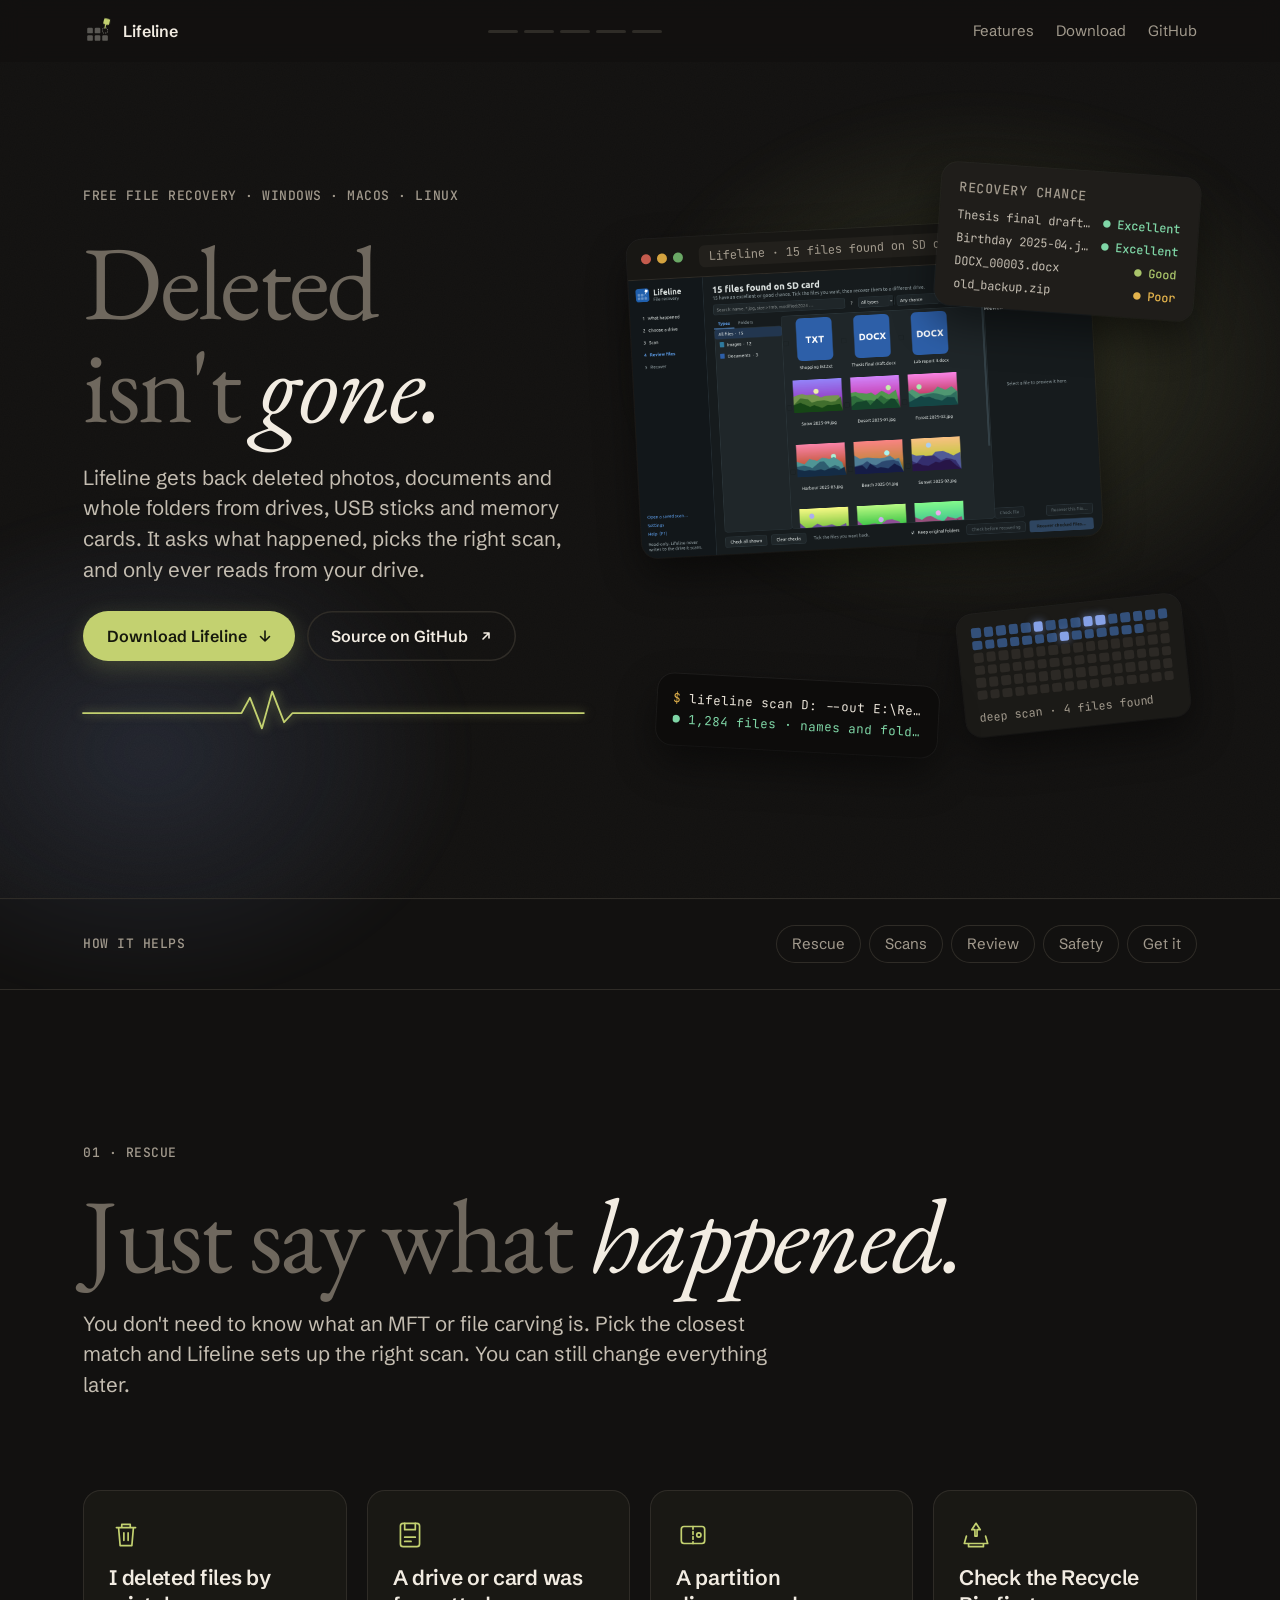
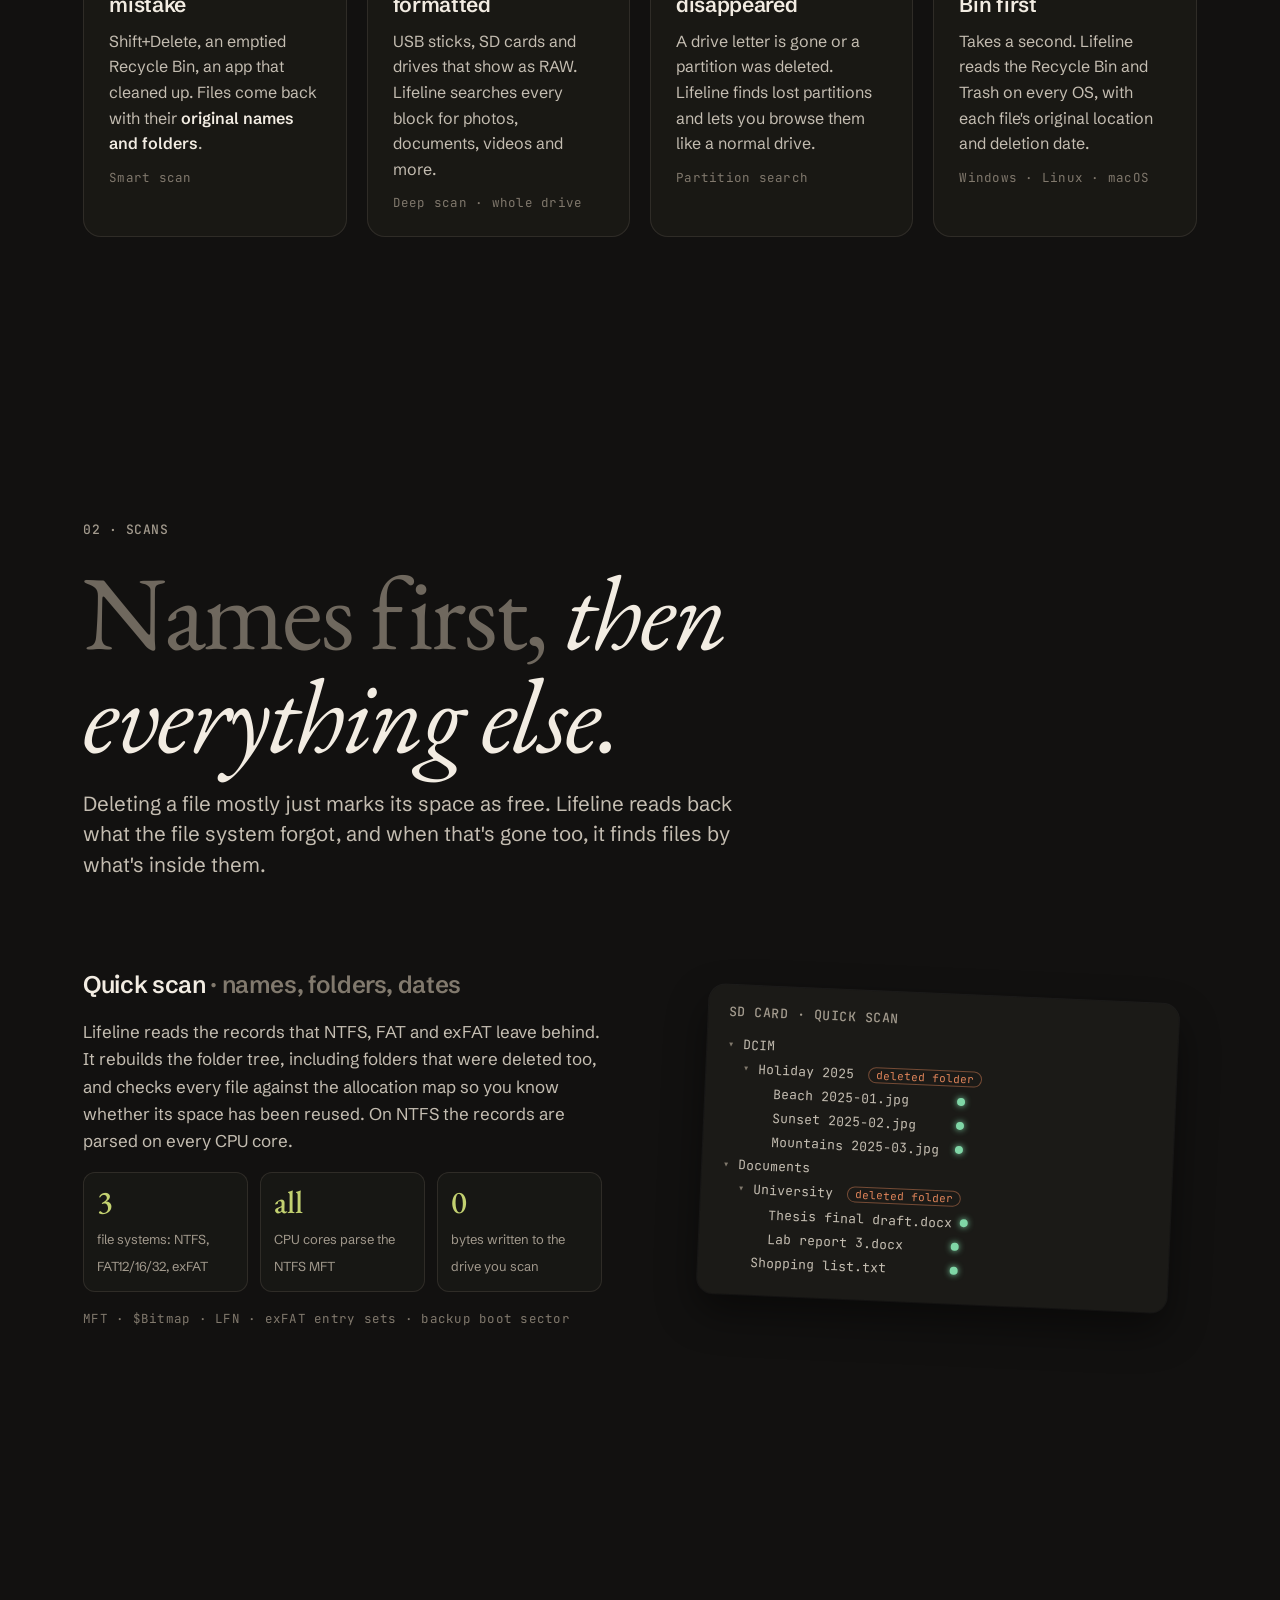
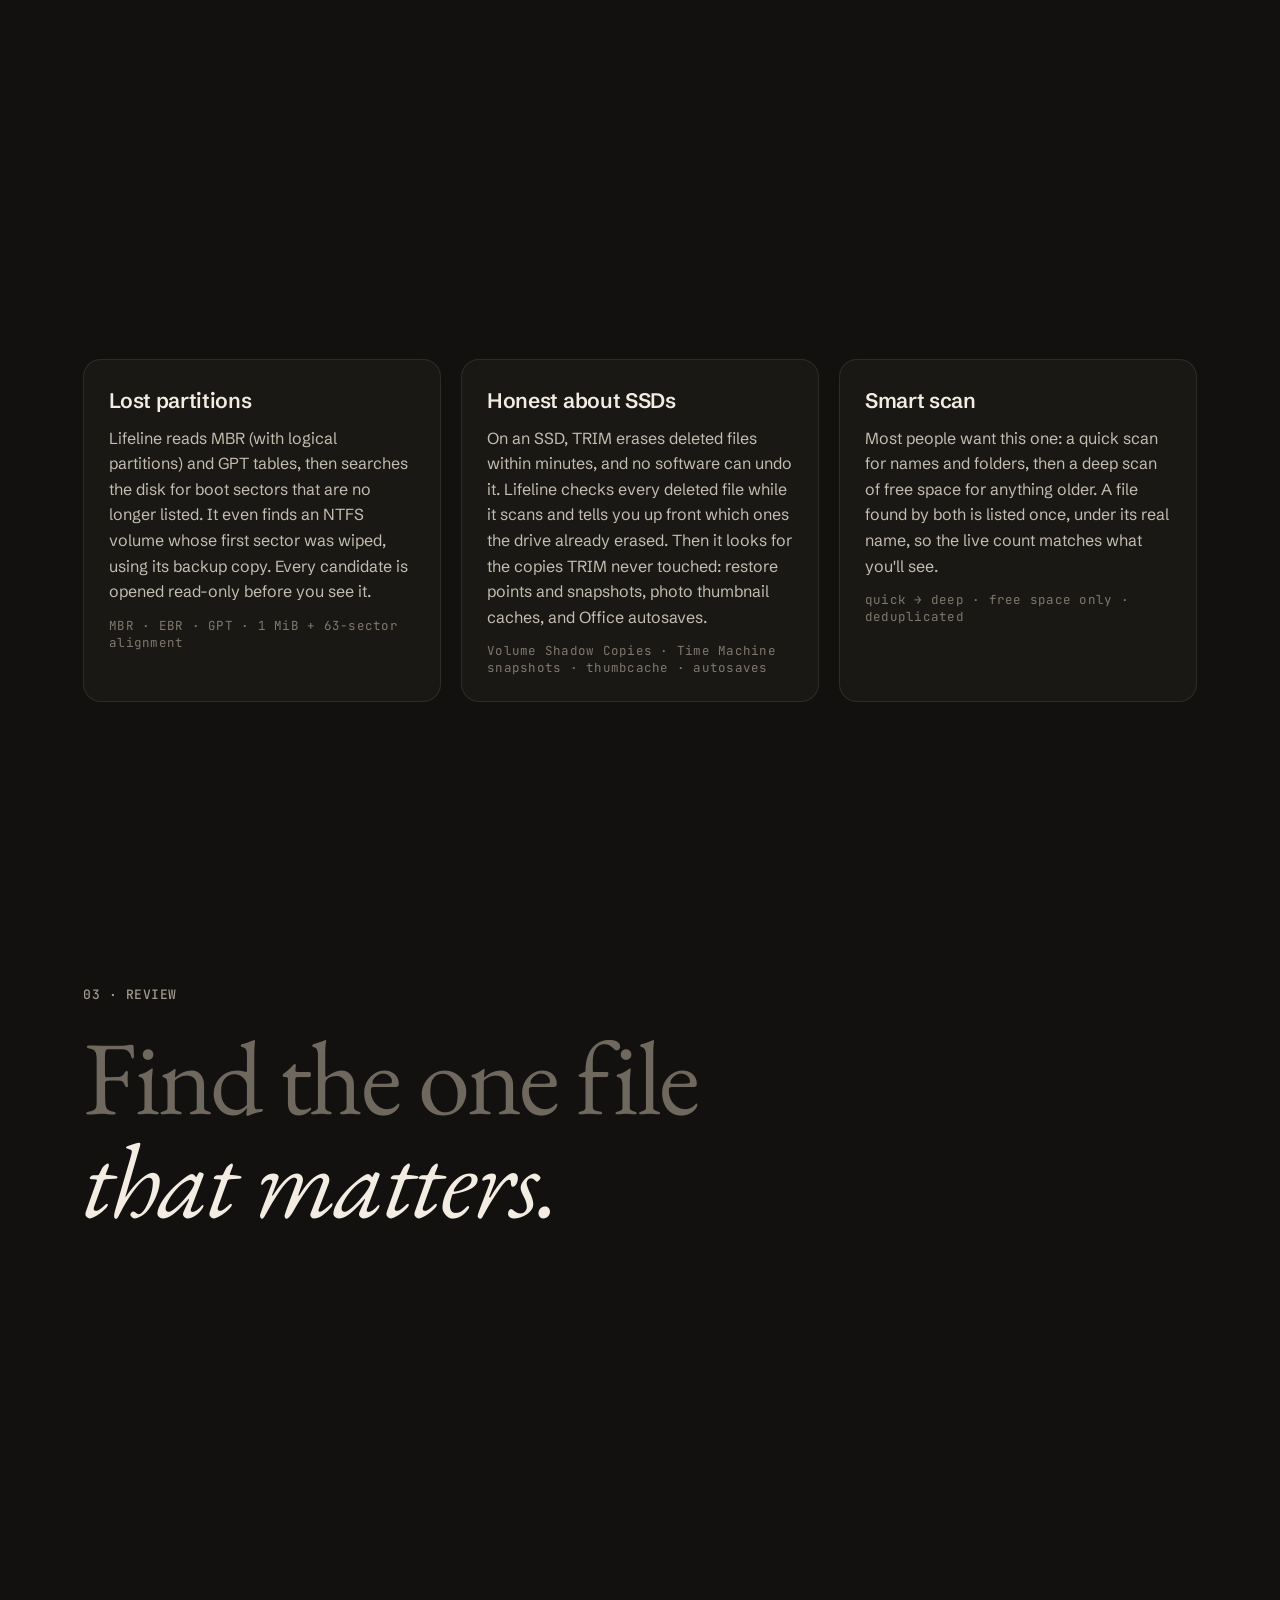
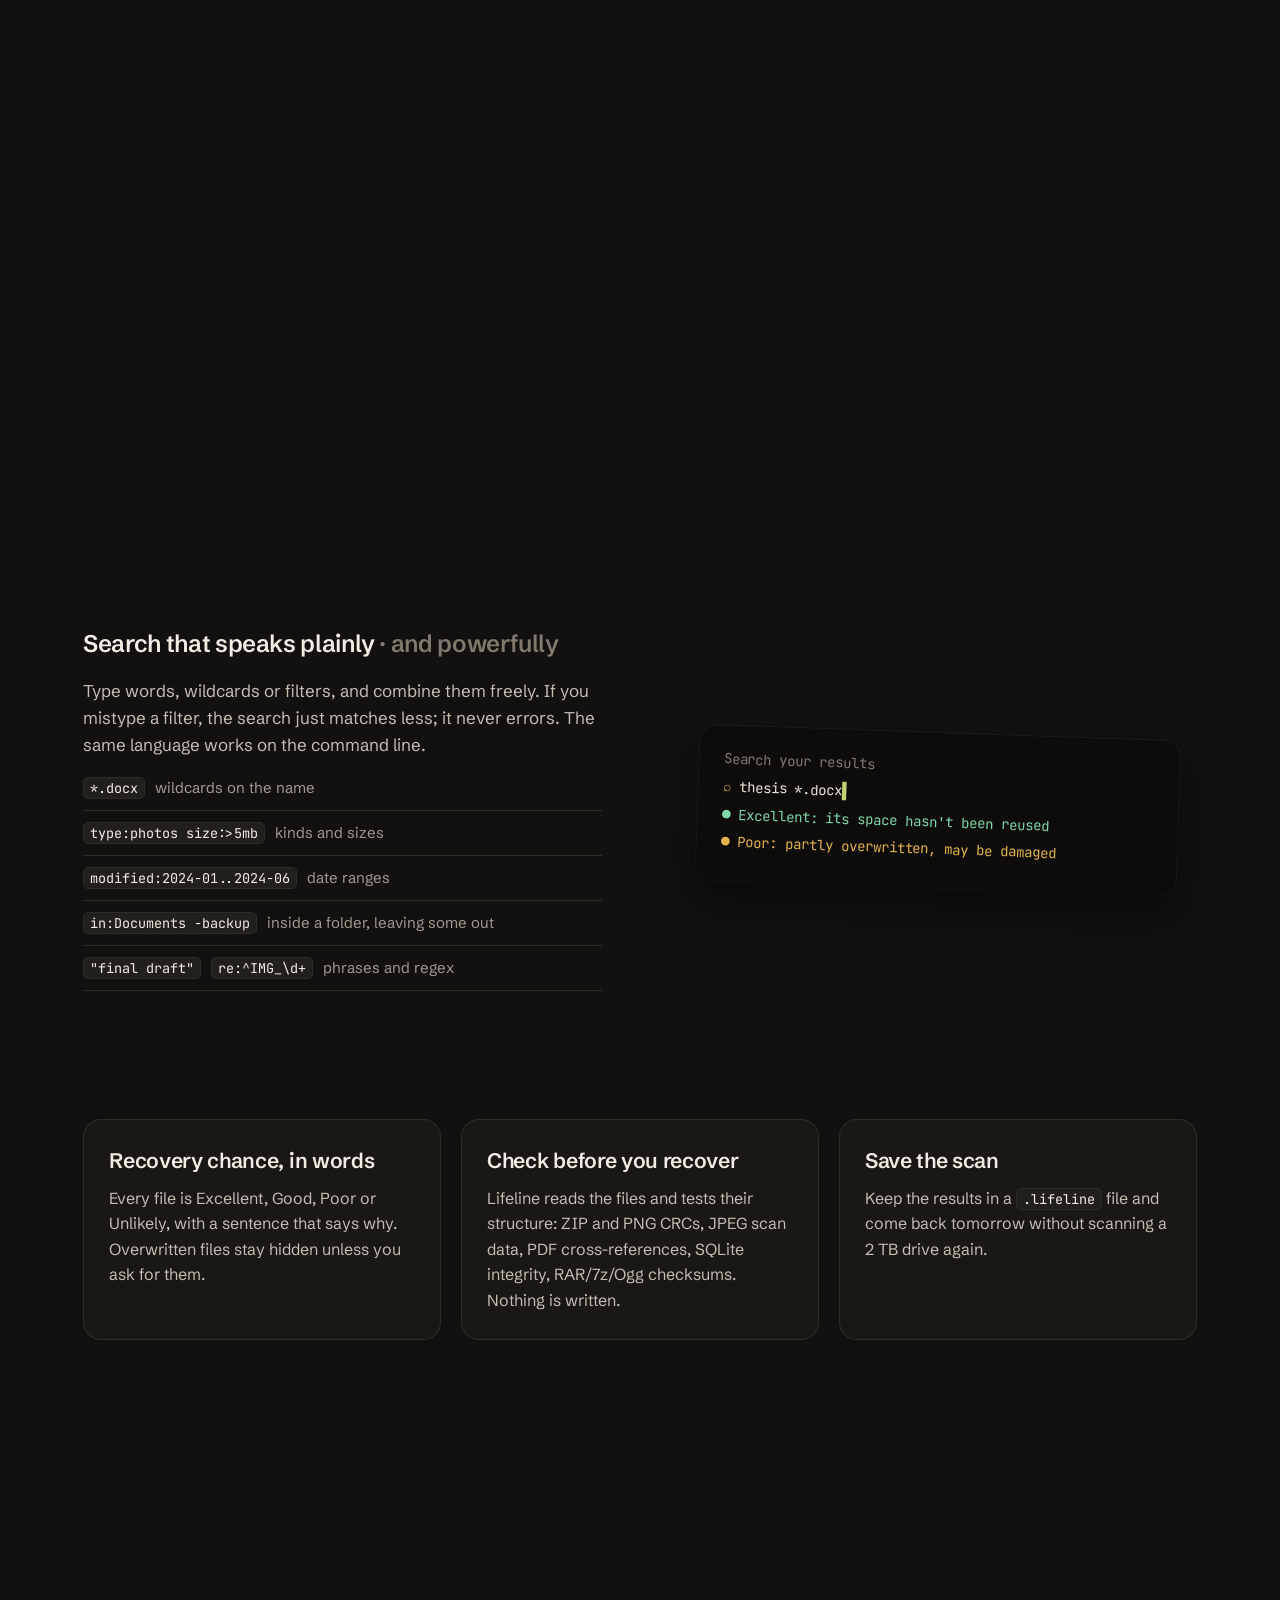
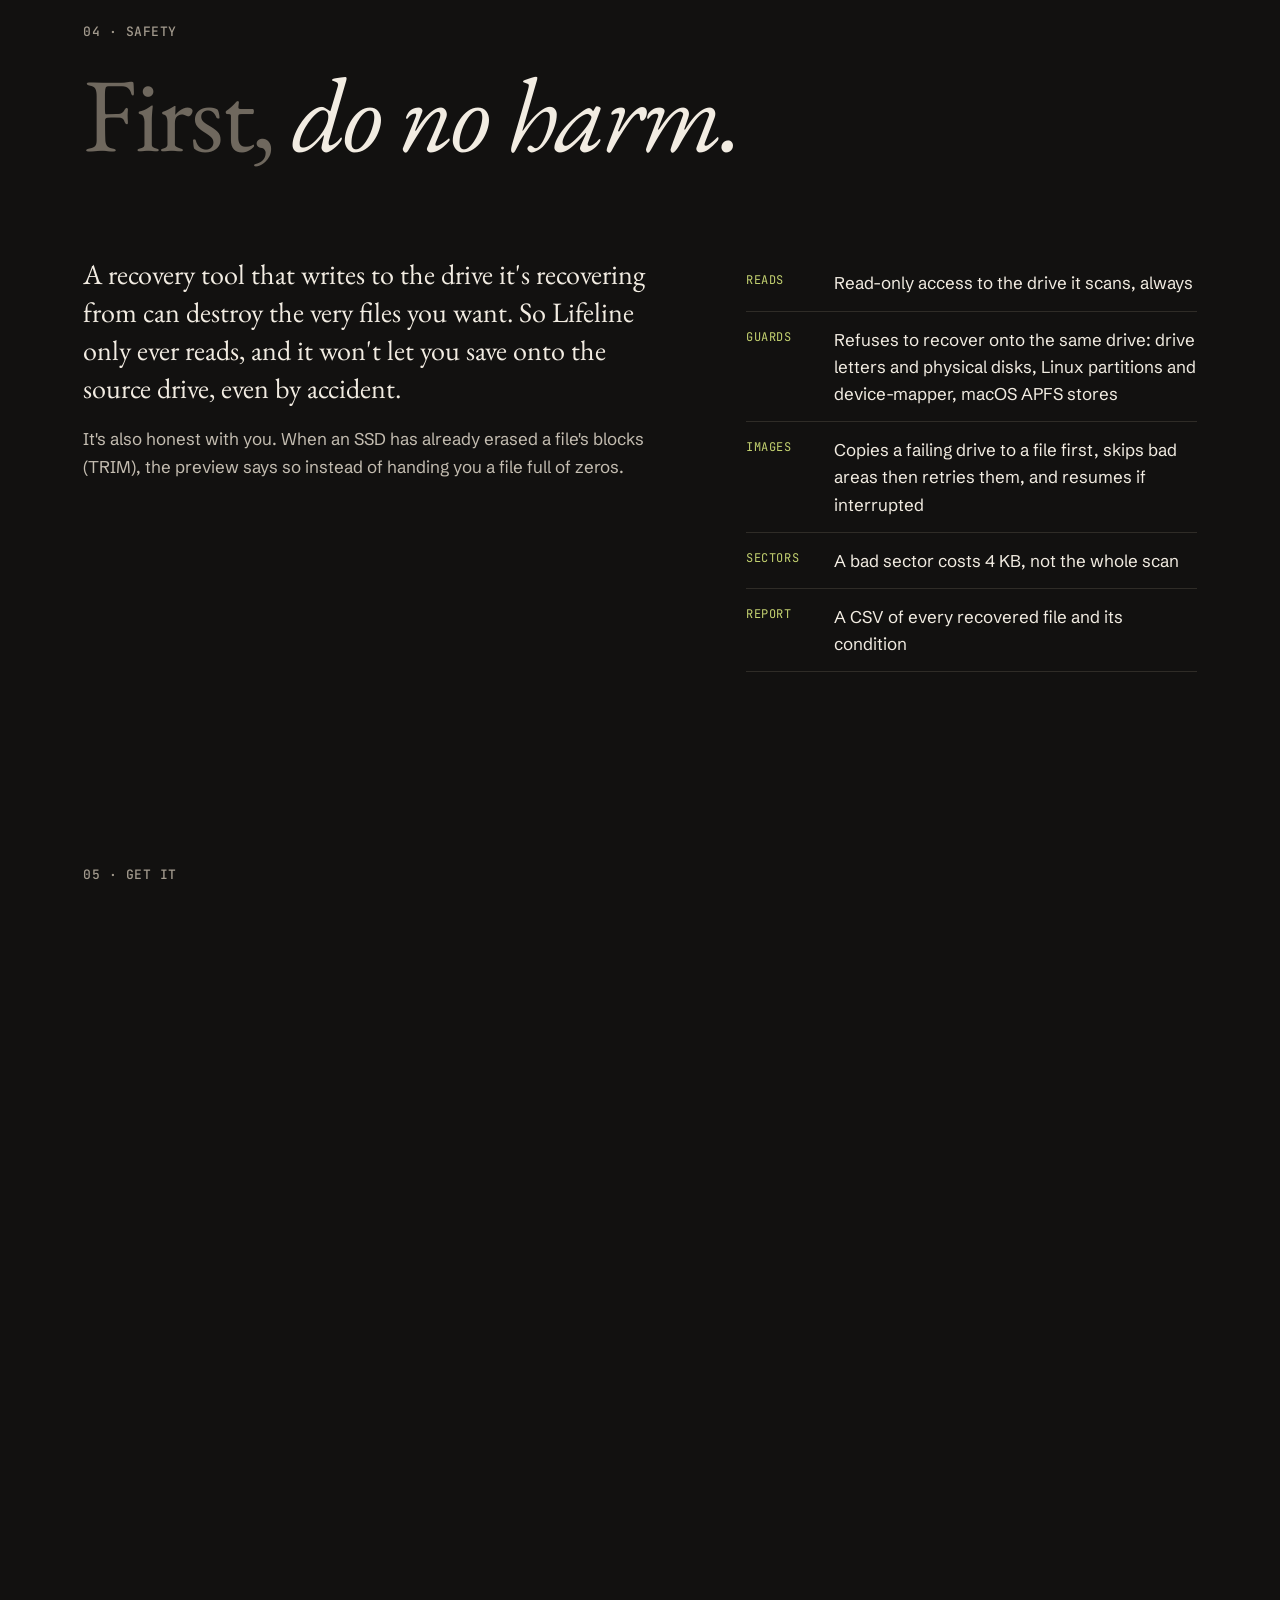
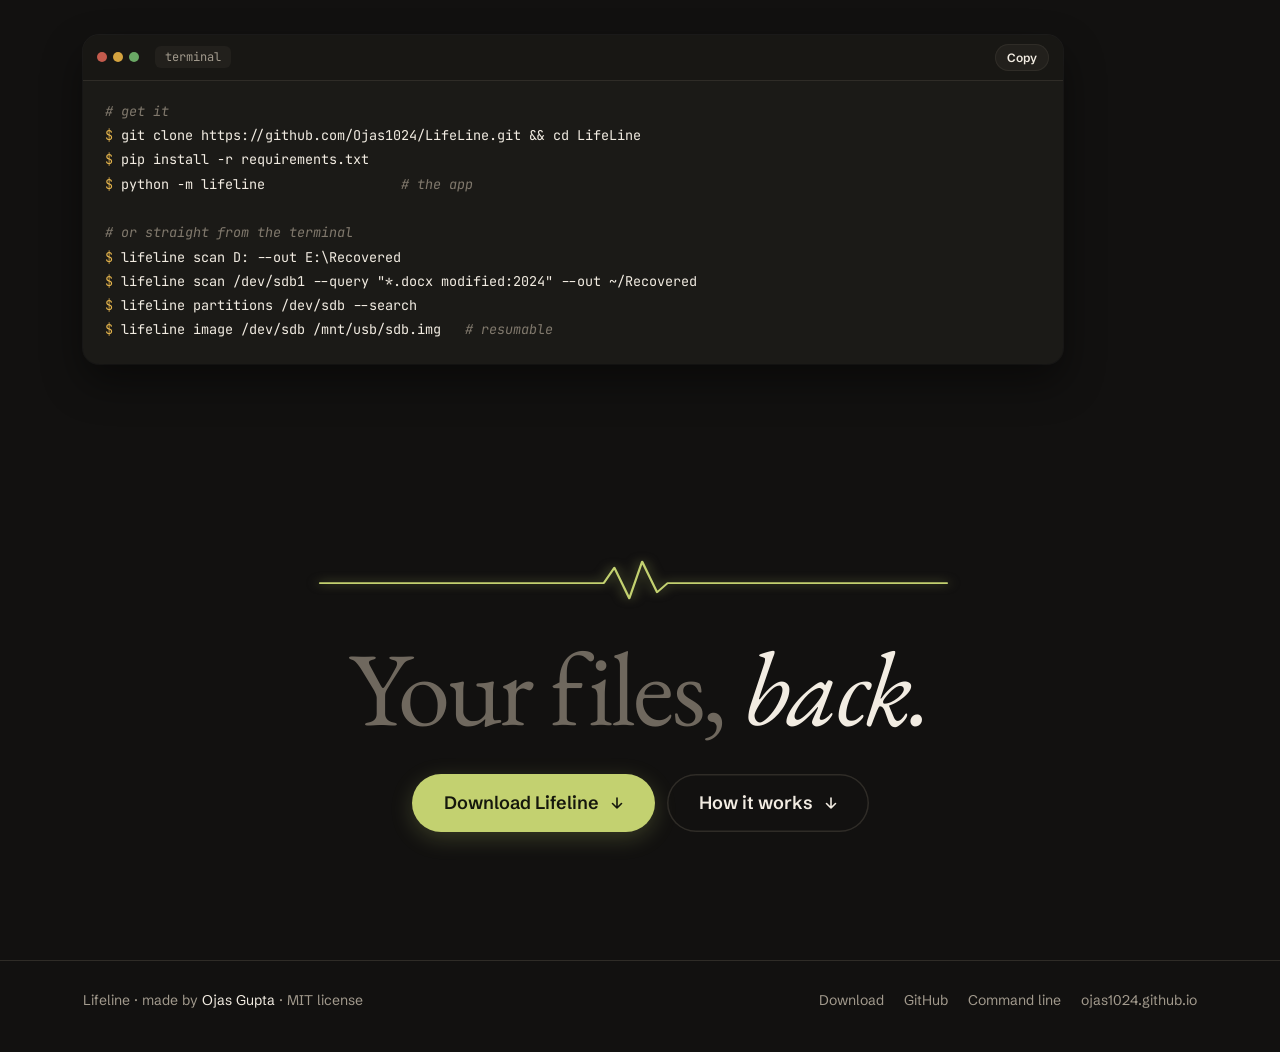
<file: docs/index.html>
<!doctype html>
<html lang="en">
<head>
<meta charset="utf-8">
<meta name="viewport" content="width=device-width, initial-scale=1">
<title>Lifeline · Get deleted files back</title>
<meta name="description" content="Lifeline recovers deleted photos, documents and folders from drives, USB sticks and memory cards. A guided app and command-line tool for Windows, macOS and Linux.">
<meta name="theme-color" content="#121110">
<meta property="og:title" content="Lifeline · Deleted isn't gone">
<meta property="og:description" content="A guided file-recovery app for Windows, macOS and Linux: names and folders from NTFS, FAT and exFAT, 20 formats by content, lost partitions, and the Recycle Bin.">
<meta property="og:image" content="https://ojas1024.github.io/LifeLine/assets/screens/dark-gallery.png">
<link rel="icon" href="assets/icon.svg" type="image/svg+xml">
<link rel="preconnect" href="https://fonts.googleapis.com">
<link rel="preconnect" href="https://fonts.gstatic.com" crossorigin>
<link href="https://fonts.googleapis.com/css2?family=EB+Garamond:ital,wght@0,400..700;1,400..600&family=Schibsted+Grotesk:wght@400..800&family=JetBrains+Mono:wght@400;500&display=swap" rel="stylesheet">
<link rel="stylesheet" href="style.css?v=6">
<script>document.documentElement.classList.add("js"); if (!matchMedia("(prefers-reduced-motion: reduce)").matches) document.documentElement.classList.add("motion");</script>
</head>
<body>
<a class="skip" href="#main">Skip to content</a>
<div class="wash" aria-hidden="true"><i data-w="hero"></i><i data-w="rescue"></i><i data-w="scans"></i><i data-w="review"></i><i data-w="safety"></i><i data-w="get"></i></div>
<div class="grain" aria-hidden="true"></div>

<header class="nav">
  <a class="brand" href="#top" aria-label="Lifeline, home">
    <svg class="mark" viewBox="0 0 64 64" aria-hidden="true">
      <g class="blocks"><rect x="9" y="25" width="12" height="12" rx="2.5"/><rect x="25" y="25" width="12" height="12" rx="2.5"/><rect x="9" y="41" width="12" height="12" rx="2.5"/><rect x="25" y="41" width="12" height="12" rx="2.5"/><rect x="41" y="41" width="12" height="12" rx="2.5"/></g>
      <rect class="slot" x="41.75" y="25.75" width="10.5" height="10.5" rx="2"/>
      <path class="rope" d="M47 25.5 C47 20, 48.5 17, 50.5 15.8"/>
      <rect class="lifted" x="44" y="5.5" width="13" height="13" rx="2.8"/>
    </svg>
    <span>Lifeline</span>
  </a>
  <nav class="progress" aria-label="Sections">
    <a href="#rescue" data-s="rescue" title="Rescue"></a><a href="#scans" data-s="scans" title="Scans"></a><a href="#review" data-s="review" title="Review"></a><a href="#safety" data-s="safety" title="Safety"></a><a href="#get" data-s="get" title="Get it"></a>
  </nav>
  <nav class="links" aria-label="Main">
    <a href="#scans">Features</a><a href="download.html">Download</a><a href="https://github.com/Ojas1024/LifeLine">GitHub</a>
  </nav>
</header>

<main id="main">
<!-- ───────────── hero ───────────── -->
<section class="hero" id="top" data-wash="hero">
  <div class="hero-copy">
    <p class="eyebrow reveal">Free file recovery · Windows · macOS · Linux</p>
    <h1 class="display reveal"><span class="grey">Deleted</span><br><span class="grey">isn't</span> <em>gone.</em></h1>
    <p class="lede reveal">Lifeline gets back deleted photos, documents and whole folders from drives, USB sticks and memory cards. It asks what happened, picks the right scan, and only ever reads from your drive.</p>
    <div class="cta reveal">
      <a class="button" href="download.html">Download Lifeline <svg viewBox="0 0 16 16"><path d="M8 3v10M3.5 8.5 8 13l4.5-4.5"/></svg></a>
      <a class="button ghost" href="https://github.com/Ojas1024/LifeLine">Source on GitHub <svg viewBox="0 0 16 16"><path d="M5 11 11 5M6 5h5v5"/></svg></a>
    </div>
    <svg class="pulse reveal" viewBox="0 0 600 60" aria-hidden="true" preserveAspectRatio="none"><path d="M0 34 H170 L186 34 L196 14 L210 54 L222 6 L236 46 L246 34 H600"/></svg>
  </div>

  <div class="collage" aria-hidden="true">
    <div class="card window tilt" style="--r:-3deg" data-depth="16">
      <div class="tabbar"><span class="dot"></span><span class="dot"></span><span class="dot"></span><span class="tab">Lifeline · 15 files found on SD card</span></div>
      <img src="assets/screens/dark-gallery.png" width="1360" height="820" alt="">
    </div>
    <div class="card chance tilt" style="--r:4deg" data-depth="30">
      <p class="kicker">Recovery chance</p>
      <ul>
        <li><span>Thesis final draft.docx</span><b class="ok">Excellent</b></li>
        <li><span>Birthday 2025-04.jpg</span><b class="ok">Excellent</b></li>
        <li><span>DOCX_00003.docx</span><b class="good">Good</b></li>
        <li><span>old_backup.zip</span><b class="poor">Poor</b></li>
      </ul>
    </div>
    <div class="card map tilt" style="--r:-6deg" data-depth="12">
      <div class="cells" data-cells="96"></div>
      <span class="tag">deep scan · <span class="mapcount">0</span> files found</span>
    </div>
    <div class="card term tilt" style="--r:3deg" data-depth="24">
      <p><span class="pr">$</span> lifeline scan D: --out E:\Recovered</p>
      <p class="ok">● 1,284 files · names and folders kept</p>
    </div>
  </div>
</section>

<!-- ───────────── chapter switcher ───────────── -->
<div class="switcher" id="work">
  <p class="eyebrow">How it helps</p>
  <div class="chips"><a href="#rescue">Rescue</a><a href="#scans">Scans</a><a href="#review">Review</a><a href="#safety">Safety</a><a href="#get">Get it</a></div>
</div>

<!-- ───────────── rescue ───────────── -->
<section class="chapter" id="rescue" data-wash="rescue">
  <div class="chapter-head">
    <p class="num">01 · Rescue</p>
    <h2 class="display reveal"><span class="grey">Just say what</span> <em>happened.</em></h2>
    <p class="sub reveal">You don't need to know what an MFT or file carving is. Pick the closest match and Lifeline sets up the right scan. You can still change everything later.</p>
  </div>
  <div class="grid four">
    <div class="tile reveal">
      <svg class="glyph" viewBox="0 0 32 32" aria-hidden="true"><path d="M7 9h18M12 9V6h8v3M9 9l1.5 17h11L23 9M14 14v7M18 14v7"/></svg>
      <h3>I deleted files by mistake</h3>
      <p>Shift+Delete, an emptied Recycle Bin, an app that cleaned up. Files come back with their <b>original names and folders</b>.</p>
      <span class="stack">Smart scan</span>
    </div>
    <div class="tile reveal">
      <svg class="glyph" viewBox="0 0 32 32" aria-hidden="true"><rect x="7" y="5" width="18" height="22" rx="2.5"/><path d="M11 5v6h10V5M11 18h10M11 22h6"/></svg>
      <h3>A drive or card was formatted</h3>
      <p>USB sticks, SD cards and drives that show as RAW. Lifeline searches every block for photos, documents, videos and more.</p>
      <span class="stack">Deep scan · whole drive</span>
    </div>
    <div class="tile reveal">
      <svg class="glyph" viewBox="0 0 32 32" aria-hidden="true"><rect x="5" y="8" width="22" height="16" rx="2.5"/><path d="M16 8v16" stroke-dasharray="2.4 2.4"/><circle cx="21.5" cy="16" r="2"/></svg>
      <h3>A partition disappeared</h3>
      <p>A drive letter is gone or a partition was deleted. Lifeline finds lost partitions and lets you browse them like a normal drive.</p>
      <span class="stack">Partition search</span>
    </div>
    <div class="tile reveal">
      <svg class="glyph" viewBox="0 0 32 32" aria-hidden="true"><path d="M16 5l4 6h-3v6h-2v-6h-3zM7 17l-2 7h22l-2-7M9 24v3h14v-3"/></svg>
      <h3>Check the Recycle Bin first</h3>
      <p>Takes a second. Lifeline reads the Recycle Bin and Trash on every OS, with each file's original location and deletion date.</p>
      <span class="stack">Windows · Linux · macOS</span>
    </div>
  </div>
</section>

<!-- ───────────── scans ───────────── -->
<section class="chapter" id="scans" data-wash="scans">
  <div class="chapter-head">
    <p class="num">02 · Scans</p>
    <h2 class="display reveal"><span class="grey">Names first,</span> <em>then everything else.</em></h2>
    <p class="sub reveal">Deleting a file mostly just marks its space as free. Lifeline reads back what the file system forgot, and when that's gone too, it finds files by what's inside them.</p>
  </div>

  <article class="feature">
    <div class="feature-copy reveal">
      <h3>Quick scan <span class="dim">· names, folders, dates</span></h3>
      <p>Lifeline reads the records that NTFS, FAT and exFAT leave behind. It rebuilds the folder tree, including folders that were deleted too, and checks every file against the allocation map so you know whether its space has been reused. On NTFS the records are parsed on every CPU core.</p>
      <ul class="facts">
        <li><b>3</b><span>file systems: NTFS, FAT12/16/32, exFAT</span></li>
        <li><b>all</b><span>CPU cores parse the NTFS MFT</span></li>
        <li><b>0</b><span>bytes written to the drive you scan</span></li>
      </ul>
      <p class="stack">MFT · $Bitmap · LFN · exFAT entry sets · backup boot sector</p>
    </div>
    <figure class="feature-visual reveal" aria-hidden="true">
      <div class="card tree tilt" style="--r:2.5deg" data-depth="16">
        <p class="kicker">SD card · quick scan</p>
<pre><span class="d">▾</span> DCIM
  <span class="d">▾</span> Holiday 2025 <span class="del">deleted folder</span>
      Beach 2025-01.jpg      <i class="g"></i>
      Sunset 2025-02.jpg     <i class="g"></i>
      Mountains 2025-03.jpg  <i class="g"></i>
<span class="d">▾</span> Documents
  <span class="d">▾</span> University <span class="del">deleted folder</span>
      Thesis final draft.docx <i class="g"></i>
      Lab report 3.docx      <i class="g"></i>
    Shopping list.txt        <i class="g"></i></pre>
      </div>
    </figure>
  </article>

  <article class="feature flip">
    <div class="feature-copy reveal">
      <h3>Deep scan <span class="dim">· by content</span></h3>
      <p>After formatting, or on a file system Lifeline can't read, it searches every block for the start of a known file. It then follows that format's own structure (JPEG segments, ZIP directories, MP4 boxes, RAR blocks, Ogg pages) to where the file really ends, and throws away random matches. The work is split across worker processes, each with its own read handle.</p>
      <ul class="facts">
        <li><b>20</b><span>format families, photos to databases</span></li>
        <li><b>~1 GB/s</b><span>searched per worker process</span></li>
        <li><b>1×</b><span>each file listed once, even if both scans find it</span></li>
      </ul>
    </div>
    <figure class="feature-visual reveal" aria-hidden="true">
      <div class="card formats tilt" style="--r:-2.5deg" data-depth="14">
        <p class="kicker">Recognised by content</p>
        <div class="fchips">
          <span class="c-img">JPEG</span><span class="c-img">PNG</span><span class="c-img">HEIC</span><span class="c-img">RAW · CR2 · NEF · ARW · DNG</span><span class="c-img">GIF</span><span class="c-img">PSD</span><span class="c-img">BMP · TIFF</span>
          <span class="c-doc">PDF</span><span class="c-doc">DOCX · XLSX · PPTX</span><span class="c-doc">DOC · XLS · PPT</span><span class="c-doc">ODT · EPUB</span><span class="c-doc">MSG</span>
          <span class="c-vid">MP4 · MOV</span><span class="c-vid">MKV · WebM</span><span class="c-vid">AVI · WMV</span>
          <span class="c-aud">MP3</span><span class="c-aud">FLAC</span><span class="c-aud">Ogg · Opus</span><span class="c-aud">WAV · WMA</span>
          <span class="c-arc">ZIP</span><span class="c-arc">RAR</span><span class="c-arc">7z</span><span class="c-dat">SQLite</span><span class="c-dat">EXE · DLL</span>
        </div>
      </div>
    </figure>
  </article>

  <div class="grid three">
    <div class="tile reveal">
      <h3>Lost partitions</h3>
      <p>Lifeline reads MBR (with logical partitions) and GPT tables, then searches the disk for boot sectors that are no longer listed. It even finds an NTFS volume whose first sector was wiped, using its backup copy. Every candidate is opened read-only before you see it.</p>
      <span class="stack">MBR · EBR · GPT · 1 MiB + 63-sector alignment</span>
    </div>
    <div class="tile reveal">
      <h3>Honest about SSDs</h3>
      <p>On an SSD, TRIM erases deleted files within minutes, and no software can undo it. Lifeline checks every deleted file while it scans and tells you up front which ones the drive already erased. Then it looks for the copies TRIM never touched: restore points and snapshots, photo thumbnail caches, and Office autosaves.</p>
      <span class="stack">Volume Shadow Copies · Time Machine snapshots · thumbcache · autosaves</span>
    </div>
    <div class="tile reveal">
      <h3>Smart scan</h3>
      <p>Most people want this one: a quick scan for names and folders, then a deep scan of free space for anything older. A file found by both is listed once, under its real name, so the live count matches what you'll see.</p>
      <span class="stack">quick → deep · free space only · deduplicated</span>
    </div>
  </div>
</section>

<!-- ───────────── review ───────────── -->
<section class="chapter" id="review" data-wash="review">
  <div class="chapter-head">
    <p class="num">03 · Review</p>
    <h2 class="display reveal"><span class="grey">Find the one file</span> <em>that matters.</em></h2>
    <p class="sub reveal">Thousands of results are only useful if you can find yours. Browse by type or folder, flip to a photo gallery, preview anything, and search like you think.</p>
  </div>

  <div class="showcase reveal" aria-hidden="true">
    <div class="card window big tilt" style="--r:-1.5deg" data-depth="10">
      <div class="tabbar"><span class="dot"></span><span class="dot"></span><span class="dot"></span><span class="tab">Results · list, preview and recovery chances</span></div>
      <img src="assets/screens/light-list.png" width="1360" height="820" alt="" loading="lazy">
    </div>
    <div class="card window small tilt" style="--r:3deg" data-depth="22">
      <div class="tabbar"><span class="dot"></span><span class="dot"></span><span class="dot"></span><span class="tab">Live scan</span></div>
      <img src="assets/screens/dark-scanning.png" width="1360" height="820" alt="" loading="lazy">
    </div>
  </div>

  <article class="feature">
    <div class="feature-copy reveal">
      <h3>Search that speaks plainly <span class="dim">· and powerfully</span></h3>
      <p>Type words, wildcards or filters, and combine them freely. If you mistype a filter, the search just matches less; it never errors. The same language works on the command line.</p>
      <ul class="qlist">
        <li><code>*.docx</code><span>wildcards on the name</span></li>
        <li><code>type:photos size:&gt;5mb</code><span>kinds and sizes</span></li>
        <li><code>modified:2024-01..2024-06</code><span>date ranges</span></li>
        <li><code>in:Documents -backup</code><span>inside a folder, leaving some out</span></li>
        <li><code>"final draft"</code> <code>re:^IMG_\d+</code><span>phrases and regex</span></li>
      </ul>
    </div>
    <figure class="feature-visual reveal" aria-hidden="true">
      <div class="card term big tilt" style="--r:2deg" data-depth="16">
        <p class="dim">Search your results</p>
        <p><span class="pr">⌕</span> <span class="typed" data-texts='["thesis *.docx","type:photos modified:2025","size:>100mb ext:mp4,mov","in:DCIM -screenshot"]'></span></p>
        <p class="ok">● Excellent: its space hasn't been reused</p>
        <p class="warn">● Poor: partly overwritten, may be damaged</p>
      </div>
    </figure>
  </article>

  <div class="grid three">
    <div class="tile reveal"><h3>Recovery chance, in words</h3><p>Every file is Excellent, Good, Poor or Unlikely, with a sentence that says why. Overwritten files stay hidden unless you ask for them.</p></div>
    <div class="tile reveal"><h3>Check before you recover</h3><p>Lifeline reads the files and tests their structure: ZIP and PNG CRCs, JPEG scan data, PDF cross-references, SQLite integrity, RAR/7z/Ogg checksums. Nothing is written.</p></div>
    <div class="tile reveal"><h3>Save the scan</h3><p>Keep the results in a <code>.lifeline</code> file and come back tomorrow without scanning a 2 TB drive again.</p></div>
  </div>
</section>

<!-- ───────────── safety ───────────── -->
<section class="chapter about" id="safety" data-wash="safety">
  <div class="chapter-head">
    <p class="num">04 · Safety</p>
    <h2 class="display reveal"><span class="grey">First,</span> <em>do no harm.</em></h2>
  </div>
  <div class="about-grid">
    <div class="reveal">
      <p class="big">A recovery tool that writes to the drive it's recovering from can destroy the very files you want. So Lifeline only ever reads, and it won't let you save onto the source drive, even by accident.</p>
      <p>It's also honest with you. When an SSD has already erased a file's blocks (TRIM), the preview says so instead of handing you a file full of zeros.</p>
    </div>
    <ul class="list reveal">
      <li><span>Reads</span>Read-only access to the drive it scans, always</li>
      <li><span>Guards</span>Refuses to recover onto the same drive: drive letters and physical disks, Linux partitions and device-mapper, macOS APFS stores</li>
      <li><span>Images</span>Copies a failing drive to a file first, skips bad areas then retries them, and resumes if interrupted</li>
      <li><span>Sectors</span>A bad sector costs 4 KB, not the whole scan</li>
      <li><span>Report</span>A CSV of every recovered file and its condition</li>
    </ul>
  </div>
</section>

<!-- ───────────── get it ───────────── -->
<section class="chapter" id="get" data-wash="get">
  <div class="chapter-head">
    <p class="num">05 · Get it</p>
    <h2 class="display reveal"><span class="grey">Runs where</span> <em>you are.</em></h2>
    <p class="sub reveal">Download one file and run it: no installer, no Python needed. Keep it on a <b>different</b> drive from the one you lost files on, ideally a USB stick.</p>
    <div class="cta reveal"><a class="button large" href="download.html">Go to downloads <svg viewBox="0 0 16 16"><path d="M8 3v10M3.5 8.5 8 13l4.5-4.5"/></svg></a><a class="button ghost large" href="https://pypi.org/project/lifeline-recovery/">pip install lifeline-recovery</a></div>
  </div>
  <div class="grid three">
    <div class="tile os reveal">
      <h3>Windows</h3>
      <p>Double-click <code>run.bat</code>; it asks for administrator rights, which Windows needs for direct drive access. Or build one portable <code>Lifeline.exe</code> with <code>build_exe.bat</code>.</p>
      <div class="cmd"><code>python -m lifeline</code><button type="button" data-copy="python -m lifeline">Copy</button></div>
    </div>
    <div class="tile os reveal">
      <h3>macOS</h3>
      <p>Run <code>./run.sh</code>. Lifeline asks for your password to read drives; allow it Full Disk Access too. <code>./build.sh</code> makes <code>Lifeline.app</code>.</p>
      <div class="cmd"><code>./run.sh</code><button type="button" data-copy="./run.sh">Copy</button></div>
    </div>
    <div class="tile os reveal">
      <h3>Linux</h3>
      <p>Run <code>./run.sh</code>. Lifeline offers to restart itself with admin rights through pkexec, or you can start it with sudo.</p>
      <div class="cmd"><code>sudo -E python3 -m lifeline</code><button type="button" data-copy="sudo -E python3 -m lifeline">Copy</button></div>
    </div>
  </div>

  <div class="install card reveal">
    <div class="tabbar"><span class="dot"></span><span class="dot"></span><span class="dot"></span><span class="tab">terminal</span><button type="button" class="copy-all" data-copy="git clone https://github.com/Ojas1024/LifeLine.git
cd LifeLine
pip install -r requirements.txt
python -m lifeline">Copy</button></div>
<pre><span class="c"># get it</span>
<span class="pr">$</span> git clone https://github.com/Ojas1024/LifeLine.git && cd LifeLine
<span class="pr">$</span> pip install -r requirements.txt
<span class="pr">$</span> python -m lifeline                 <span class="c"># the app</span>

<span class="c"># or straight from the terminal</span>
<span class="pr">$</span> lifeline scan D: --out E:\Recovered
<span class="pr">$</span> lifeline scan /dev/sdb1 --query "*.docx modified:2024" --out ~/Recovered
<span class="pr">$</span> lifeline partitions /dev/sdb --search
<span class="pr">$</span> lifeline image /dev/sdb /mnt/usb/sdb.img   <span class="c"># resumable</span></pre>
  </div>
</section>

<!-- ───────────── closing ───────────── -->
<section class="closing" data-wash="get">
  <svg class="pulse wide reveal" viewBox="0 0 600 60" aria-hidden="true" preserveAspectRatio="none"><path d="M0 34 H250 L266 34 L276 14 L290 54 L302 6 L316 46 L326 34 H600"/></svg>
  <h2 class="display reveal"><span class="grey">Your files,</span> <em>back.</em></h2>
  <div class="cta center reveal">
    <a class="button large" href="download.html">Download Lifeline <svg viewBox="0 0 16 16"><path d="M8 3v10M3.5 8.5 8 13l4.5-4.5"/></svg></a>
    <a class="button ghost large" href="#rescue">How it works <svg viewBox="0 0 16 16"><path d="M8 3v10M3.5 8.5 8 13l4.5-4.5"/></svg></a>
  </div>
</section>
</main>

<footer class="footer">
  <span>Lifeline · made by <a href="https://ojas1024.github.io/">Ojas Gupta</a> · MIT license</span>
  <nav><a href="download.html">Download</a><a href="https://github.com/Ojas1024/LifeLine">GitHub</a><a href="https://github.com/Ojas1024/LifeLine#command-line">Command line</a><a href="https://ojas1024.github.io/">ojas1024.github.io</a></nav>
</footer>
<script src="main.js?v=4"></script>
</body>
</html>
</file>
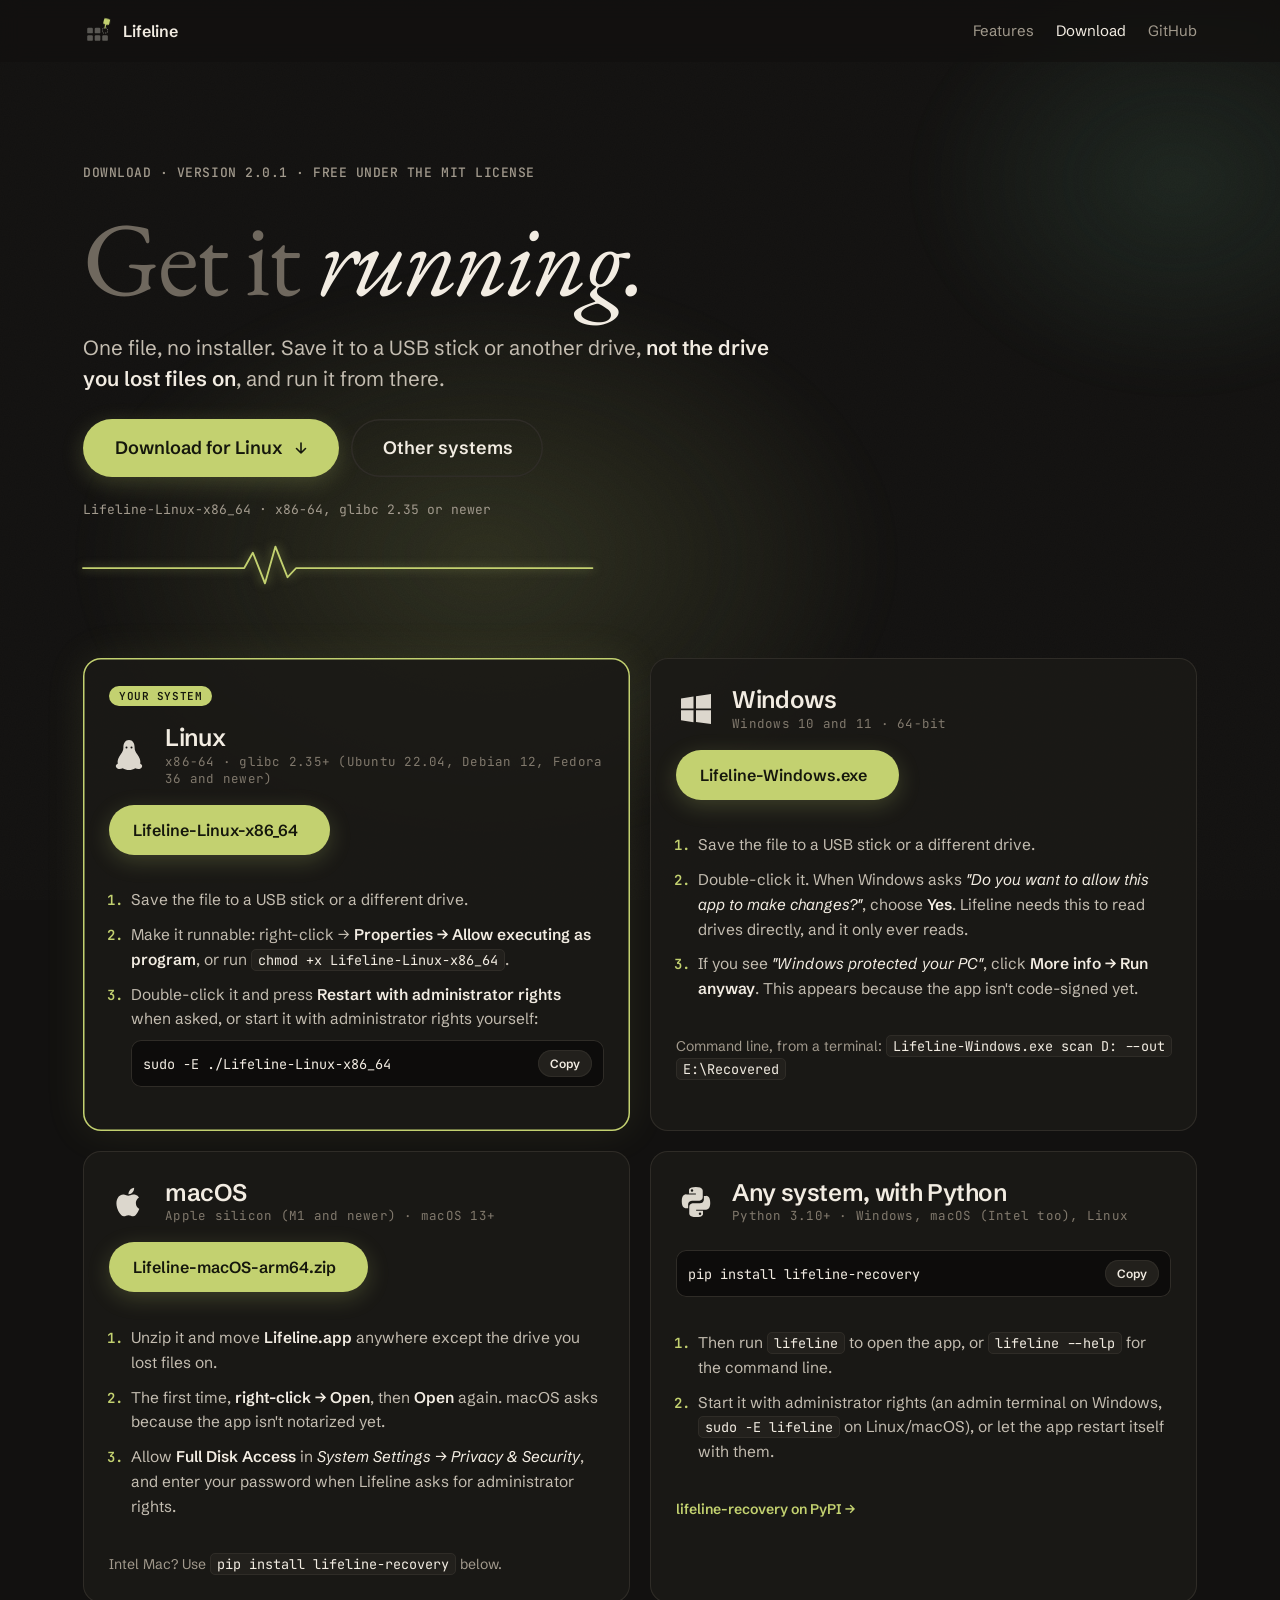
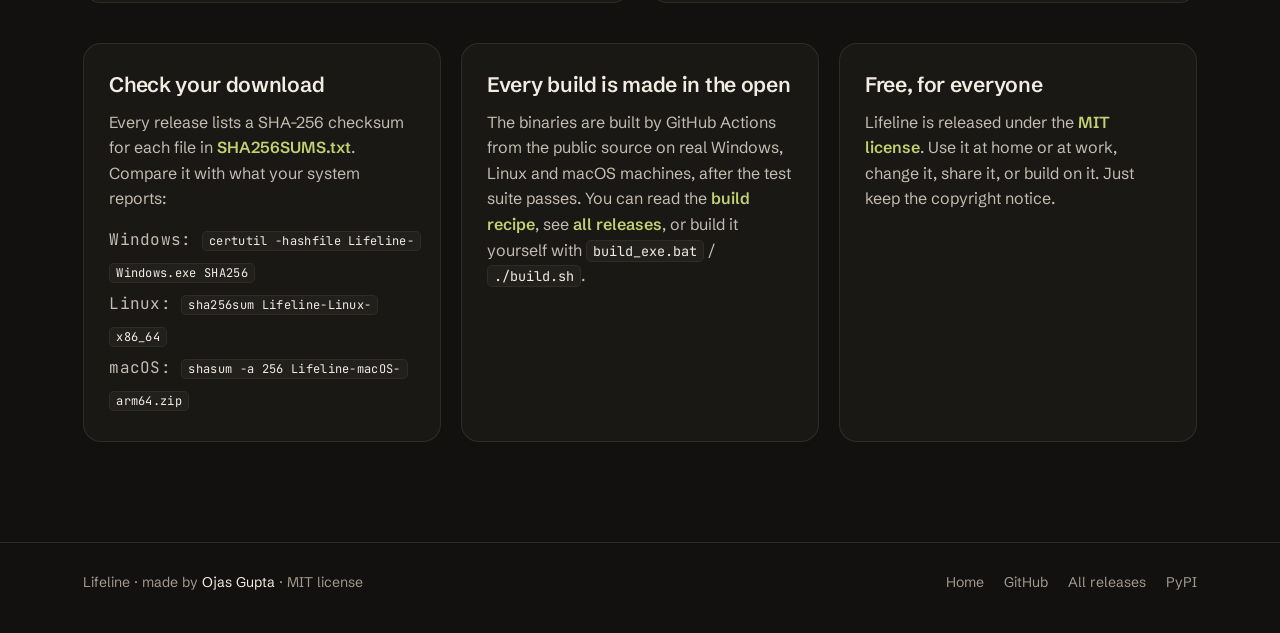
<file: docs/download.html>
<!doctype html>
<html lang="en">
<head>
<meta charset="utf-8">
<meta name="viewport" content="width=device-width, initial-scale=1">
<title>Download Lifeline</title>
<meta name="description" content="Download Lifeline for Windows, Linux or macOS. One file, no installer: run it from a USB stick and get your deleted files back.">
<meta name="theme-color" content="#121110">
<link rel="icon" href="assets/icon.svg" type="image/svg+xml">
<link rel="preconnect" href="https://fonts.googleapis.com">
<link rel="preconnect" href="https://fonts.gstatic.com" crossorigin>
<link href="https://fonts.googleapis.com/css2?family=EB+Garamond:ital,wght@0,400..700;1,400..600&family=Schibsted+Grotesk:wght@400..800&family=JetBrains+Mono:wght@400;500&display=swap" rel="stylesheet">
<link rel="stylesheet" href="style.css?v=6">
<script>document.documentElement.classList.add("js"); if (!matchMedia("(prefers-reduced-motion: reduce)").matches) document.documentElement.classList.add("motion");</script>
</head>
<body class="dl">
<a class="skip" href="#main">Skip to content</a>
<div class="wash" aria-hidden="true"><i data-w="get" class="on"></i></div>
<div class="grain" aria-hidden="true"></div>

<header class="nav">
  <a class="brand" href="index.html" aria-label="Lifeline, home">
    <svg class="mark" viewBox="0 0 64 64" aria-hidden="true">
      <g class="blocks"><rect x="9" y="25" width="12" height="12" rx="2.5"/><rect x="25" y="25" width="12" height="12" rx="2.5"/><rect x="9" y="41" width="12" height="12" rx="2.5"/><rect x="25" y="41" width="12" height="12" rx="2.5"/><rect x="41" y="41" width="12" height="12" rx="2.5"/></g>
      <rect class="slot" x="41.75" y="25.75" width="10.5" height="10.5" rx="2"/>
      <path class="rope" d="M47 25.5 C47 20, 48.5 17, 50.5 15.8"/>
      <rect class="lifted" x="44" y="5.5" width="13" height="13" rx="2.8"/>
    </svg>
    <span>Lifeline</span>
  </a>
  <nav class="links" aria-label="Main">
    <a href="index.html#scans">Features</a><a href="download.html" aria-current="page">Download</a><a href="https://github.com/Ojas1024/LifeLine">GitHub</a>
  </nav>
</header>

<main id="main">
<section class="dl-hero" data-wash="get">
  <p class="eyebrow reveal">Download · version <span class="ver">2.0.1</span> · free under the MIT license</p>
  <h1 class="display reveal"><span class="grey">Get it</span> <em>running.</em></h1>
  <p class="lede reveal">One file, no installer. Save it to a USB stick or another drive, <b>not the drive you lost files on</b>, and run it from there.</p>
  <div class="cta reveal">
    <a class="button large" id="primary" href="https://github.com/Ojas1024/LifeLine/releases/latest">Download Lifeline <svg viewBox="0 0 16 16"><path d="M8 3v10M3.5 8.5 8 13l4.5-4.5"/></svg></a>
    <a class="button ghost large" href="#all">Other systems</a>
  </div>
  <p class="primary-note reveal" id="primary-note">Pick your system below.</p>
  <svg class="pulse reveal" viewBox="0 0 600 60" aria-hidden="true" preserveAspectRatio="none"><path d="M0 34 H170 L186 34 L196 14 L210 54 L222 6 L236 46 L246 34 H600"/></svg>
</section>

<section class="chapter dl-list" id="all" data-wash="get">
  <div class="dl-grid">

    <article class="dl-card reveal" data-os="windows">
      <div class="dl-head">
        <svg class="os-glyph" viewBox="0 0 32 32" aria-hidden="true"><path d="M4 7.5 14 6v9.5H4zM16 5.7 28 4v11.5H16zM4 17h10v9.5L4 25zM16 17h12v11l-12-1.7z"/></svg>
        <div><h2>Windows</h2><p class="stack">Windows 10 and 11 · 64-bit</p></div>
      </div>
      <a class="button" href="https://github.com/Ojas1024/LifeLine/releases/latest/download/Lifeline-Windows.exe" data-asset="Lifeline-Windows.exe">Lifeline-Windows.exe <span class="size"></span></a>
      <ol class="steps">
        <li>Save the file to a USB stick or a different drive.</li>
        <li>Double-click it. When Windows asks <i>"Do you want to allow this app to make changes?"</i>, choose <b>Yes</b>. Lifeline needs this to read drives directly, and it only ever reads.</li>
        <li>If you see <i>"Windows protected your PC"</i>, click <b>More info → Run anyway</b>. This appears because the app isn't code-signed yet.</li>
      </ol>
      <p class="cli-note">Command line, from a terminal: <code>Lifeline-Windows.exe scan D: --out E:\Recovered</code></p>
    </article>

    <article class="dl-card reveal" data-os="linux">
      <div class="dl-head">
        <svg class="os-glyph" viewBox="0 0 32 32" aria-hidden="true"><path d="M16 4c-3 0-4.5 2.6-4.5 6 0 2.2-.7 3.6-2.2 5.6C7.6 18 6.5 20.3 7 23c-1.6.6-2 2-1 3.2 1.1 1.3 3.4 1.2 5 .3 1.4.9 3.2 1.5 5 1.5s3.6-.6 5-1.5c1.6.9 3.9 1 5-.3 1-1.2.6-2.6-1-3.2.5-2.7-.6-5-2.3-7.4-1.5-2-2.2-3.4-2.2-5.6 0-3.4-1.5-6-4.5-6z"/><circle cx="14" cy="10" r=".8"/><circle cx="18" cy="10" r=".8"/></svg>
        <div><h2>Linux</h2><p class="stack">x86-64 · glibc 2.35+ (Ubuntu 22.04, Debian 12, Fedora 36 and newer)</p></div>
      </div>
      <a class="button" href="https://github.com/Ojas1024/LifeLine/releases/latest/download/Lifeline-Linux-x86_64" data-asset="Lifeline-Linux-x86_64">Lifeline-Linux-x86_64 <span class="size"></span></a>
      <ol class="steps">
        <li>Save the file to a USB stick or a different drive.</li>
        <li>Make it runnable: right-click → <b>Properties → Allow executing as program</b>, or run <code>chmod +x Lifeline-Linux-x86_64</code>.</li>
        <li>Double-click it and press <b>Restart with administrator rights</b> when asked, or start it with administrator rights yourself:
          <div class="cmd"><code>sudo -E ./Lifeline-Linux-x86_64</code><button type="button" data-copy="sudo -E ./Lifeline-Linux-x86_64">Copy</button></div></li>
      </ol>
    </article>

    <article class="dl-card reveal" data-os="mac">
      <div class="dl-head">
        <svg class="os-glyph" viewBox="0 0 32 32" aria-hidden="true"><path d="M21.5 16.8c0-2.9 2.4-4.3 2.5-4.4-1.4-2-3.5-2.3-4.2-2.3-1.8-.2-3.5 1-4.4 1-.9 0-2.3-1-3.8-1-1.9 0-3.7 1.1-4.7 2.9-2 3.5-.5 8.7 1.4 11.5 1 1.4 2.1 2.9 3.6 2.9 1.4-.1 2-.9 3.7-.9s2.2.9 3.7.9 2.5-1.4 3.4-2.8c1.1-1.6 1.5-3.1 1.5-3.2 0 0-2.7-1.1-2.7-4.6zM18.9 8.2c.8-1 1.3-2.3 1.2-3.6-1.1 0-2.5.8-3.3 1.7-.7.8-1.4 2.2-1.2 3.5 1.3.1 2.5-.6 3.3-1.6z"/></svg>
        <div><h2>macOS</h2><p class="stack">Apple silicon (M1 and newer) · macOS 13+</p></div>
      </div>
      <a class="button" href="https://github.com/Ojas1024/LifeLine/releases/latest/download/Lifeline-macOS-arm64.zip" data-asset="Lifeline-macOS-arm64.zip">Lifeline-macOS-arm64.zip <span class="size"></span></a>
      <ol class="steps">
        <li>Unzip it and move <b>Lifeline.app</b> anywhere except the drive you lost files on.</li>
        <li>The first time, <b>right-click → Open</b>, then <b>Open</b> again. macOS asks because the app isn't notarized yet.</li>
        <li>Allow <b>Full Disk Access</b> in <i>System Settings → Privacy &amp; Security</i>, and enter your password when Lifeline asks for administrator rights.</li>
      </ol>
      <p class="cli-note">Intel Mac? Use <code>pip install lifeline-recovery</code> below.</p>
    </article>

    <article class="dl-card reveal" data-os="pip">
      <div class="dl-head">
        <svg class="os-glyph" viewBox="0 0 32 32" aria-hidden="true"><path d="M15.8 4c-5.7 0-5.4 2.5-5.4 2.5v2.6h5.5v.8H8.3S4.6 9.5 4.6 15.3s3.2 5.6 3.2 5.6h1.9v-2.7s-.1-3.2 3.2-3.2h5.4s3.1 0 3.1-3V7.1S21.9 4 15.8 4zm-3 1.7a1 1 0 1 1 0 2 1 1 0 0 1 0-2zM16.2 28c5.7 0 5.4-2.5 5.4-2.5v-2.6h-5.5v-.8h7.6s3.7.4 3.7-5.4-3.2-5.6-3.2-5.6h-1.9v2.7s.1 3.2-3.2 3.2h-5.4s-3.1 0-3.1 3v4.9S10.1 28 16.2 28zm3-1.7a1 1 0 1 1 0-2 1 1 0 0 1 0 2z"/></svg>
        <div><h2>Any system, with Python</h2><p class="stack">Python 3.10+ · Windows, macOS (Intel too), Linux</p></div>
      </div>
      <div class="cmd"><code>pip install lifeline-recovery</code><button type="button" data-copy="pip install lifeline-recovery">Copy</button></div>
      <ol class="steps">
        <li>Then run <code>lifeline</code> to open the app, or <code>lifeline --help</code> for the command line.</li>
        <li>Start it with administrator rights (an admin terminal on Windows, <code>sudo -E lifeline</code> on Linux/macOS), or let the app restart itself with them.</li>
      </ol>
      <p class="cli-note"><a class="link" href="https://pypi.org/project/lifeline-recovery/">lifeline-recovery on PyPI →</a></p>
    </article>
  </div>

  <div class="dl-extra">
    <div class="tile reveal">
      <h3>Check your download</h3>
      <p>Every release lists a SHA-256 checksum for each file in <a class="link" href="https://github.com/Ojas1024/LifeLine/releases/latest/download/SHA256SUMS.txt">SHA256SUMS.txt</a>. Compare it with what your system reports:</p>
      <p class="stack">Windows: <code>certutil -hashfile Lifeline-Windows.exe SHA256</code><br>Linux: <code>sha256sum Lifeline-Linux-x86_64</code><br>macOS: <code>shasum -a 256 Lifeline-macOS-arm64.zip</code></p>
    </div>
    <div class="tile reveal">
      <h3>Every build is made in the open</h3>
      <p>The binaries are built by GitHub Actions from the public source on real Windows, Linux and macOS machines, after the test suite passes. You can read the <a class="link" href="https://github.com/Ojas1024/LifeLine/blob/main/.github/workflows/release.yml">build recipe</a>, see <a class="link" href="https://github.com/Ojas1024/LifeLine/releases">all releases</a>, or build it yourself with <code>build_exe.bat</code> / <code>./build.sh</code>.</p>
    </div>
    <div class="tile reveal">
      <h3>Free, for everyone</h3>
      <p>Lifeline is released under the <a class="link" href="https://github.com/Ojas1024/LifeLine/blob/main/LICENSE">MIT license</a>. Use it at home or at work, change it, share it, or build on it. Just keep the copyright notice.</p>
    </div>
  </div>
</section>
</main>

<footer class="footer">
  <span>Lifeline · made by <a href="https://ojas1024.github.io/">Ojas Gupta</a> · MIT license</span>
  <nav><a href="index.html">Home</a><a href="https://github.com/Ojas1024/LifeLine">GitHub</a><a href="https://github.com/Ojas1024/LifeLine/releases">All releases</a><a href="https://pypi.org/project/lifeline-recovery/">PyPI</a></nav>
</footer>
<script src="main.js?v=4"></script>
<script src="download.js?v=4"></script>
</body>
</html>
</file>
<file: docs/style.css>
/* The night edition of ojas1024.github.io: warm dark paper, a fine grain, glowing ink washes; Garamond titles
   (grey, then the point in ink) over a grotesk body. A lime "lifeline" accent instead of olive. */
:root {
  color-scheme: dark;
  --paper: #121110; --lift: #1b1a17; --lift2: #22201c; --ink: #f2ece2; --body: #c4bdb1; --muted: #a29a8d; --dim: #81796d; --rule: #2f2c27; --grey: #6f685e;
  --accent: #c3d170; --accent-deep: #d4e08a; --sage: #97a24c; --mustard: #e3b34c; --blue: #86a1e6; --rust: #e0855a; --mint: #7fd6a6; --red: #e57a6c;
  --serif: "EB Garamond", Georgia, serif;
  --sans: "Schibsted Grotesk", -apple-system, BlinkMacSystemFont, "Segoe UI", Arial, sans-serif;
  --mono: "JetBrains Mono", ui-monospace, Menlo, monospace;
  --ease: cubic-bezier(.22, 1, .36, 1);
  --spring: cubic-bezier(.34, 1.4, .5, 1);
  --gutter: clamp(20px, 6.5vw, 96px);
  --display: clamp(46px, 8.2vw, 116px);
  --shadow: 0 18px 40px rgba(0, 0, 0, .45), 0 0 0 1px rgba(255, 250, 240, .05);
  --shadow-lift: 0 26px 56px rgba(0, 0, 0, .55), 0 0 0 1px rgba(255, 250, 240, .09);
}
@supports (transition-timing-function: linear(0, 1)) {
  :root { --spring: linear(0, .013 1.2%, .053 2.5%, .208 5.4%, .44 8.9%, .687 13%, .853 16.7%, .965 20.6%, 1.035 24.9%, 1.064 28.6%, 1.071 32.4%, 1.063 36.5%, 1.03 45%, 1.005 54.6%, .996 64%, 1); }
}
* { box-sizing: border-box; }
html { background: var(--paper); color: var(--ink); scroll-behavior: smooth; }
@media (prefers-reduced-motion: reduce) { html { scroll-behavior: auto; } }
body { margin: 0; font: 400 17px/1.6 var(--sans); color: var(--body); -webkit-font-smoothing: antialiased; overflow-x: clip; }
a { color: inherit; text-decoration: none; }
h1, h2, h3, p, ul, figure, pre { margin: 0; padding: 0; }
ul { list-style: none; }
b { color: var(--ink); font-weight: 600; }
code { font: 13.5px var(--mono); color: var(--ink); background: var(--lift2); padding: 1px 6px; border-radius: 5px; border: 1px solid var(--rule); -webkit-box-decoration-break: clone; box-decoration-break: clone; }
::selection { background: color-mix(in srgb, var(--accent) 30%, transparent); }
:focus-visible { outline: 2px solid var(--accent); outline-offset: 4px; border-radius: 6px; }
.skip { position: fixed; top: -80px; left: 20px; z-index: 50; background: var(--lift); color: var(--ink); padding: 10px 14px; border-radius: 8px; }
.skip:focus { top: 12px; }
.dim { color: var(--dim); }

/* ── grain and glowing washes ── */
.grain { position: fixed; inset: 0; z-index: 0; pointer-events: none; opacity: .5; background-size: 300px 300px; mix-blend-mode: soft-light;
  background-image: url("data:image/svg+xml,%3Csvg xmlns='http://www.w3.org/2000/svg' width='300' height='300'%3E%3Cfilter id='n'%3E%3CfeTurbulence type='fractalNoise' baseFrequency='.85' numOctaves='3' stitchTiles='stitch'/%3E%3CfeColorMatrix values='0 0 0 0 .95 0 0 0 0 .92 0 0 0 0 .86 0 0 0 .22 0'/%3E%3C/filter%3E%3Crect width='100%25' height='100%25' filter='url(%23n)'/%3E%3C/svg%3E"); }
.wash { position: fixed; inset: -10vh -10vw; z-index: 0; pointer-events: none; overflow: hidden; }
.wash i { position: absolute; inset: 0; opacity: 0; transition: opacity 1.6s var(--ease); filter: blur(14px); }
.wash i.on, html:not(.js) .wash [data-w="hero"] { opacity: 1; }
.wash [data-w="hero"] { background: radial-gradient(40vw 30vw at 72% 42%, color-mix(in srgb, var(--accent) 16%, transparent), transparent 70%), radial-gradient(36vw 28vw at 18% 78%, color-mix(in srgb, var(--blue) 14%, transparent), transparent 70%); }
.wash [data-w="rescue"] { background: radial-gradient(42vw 30vw at 82% 30%, color-mix(in srgb, var(--mustard) 14%, transparent), transparent 70%), radial-gradient(34vw 26vw at 10% 70%, color-mix(in srgb, var(--rust) 11%, transparent), transparent 70%); }
.wash [data-w="scans"] { background: radial-gradient(40vw 30vw at 15% 30%, color-mix(in srgb, var(--blue) 15%, transparent), transparent 70%), radial-gradient(36vw 28vw at 85% 80%, color-mix(in srgb, var(--accent) 12%, transparent), transparent 70%); }
.wash [data-w="review"] { background: radial-gradient(44vw 30vw at 70% 60%, color-mix(in srgb, var(--mint) 12%, transparent), transparent 70%), radial-gradient(30vw 24vw at 20% 20%, color-mix(in srgb, var(--blue) 12%, transparent), transparent 70%); }
.wash [data-w="safety"] { background: radial-gradient(46vw 32vw at 50% 70%, color-mix(in srgb, var(--mustard) 13%, transparent), transparent 70%), radial-gradient(30vw 24vw at 85% 20%, color-mix(in srgb, var(--red) 9%, transparent), transparent 70%); }
.wash [data-w="get"] { background: radial-gradient(46vw 32vw at 40% 60%, color-mix(in srgb, var(--accent) 15%, transparent), transparent 70%), radial-gradient(30vw 24vw at 85% 25%, color-mix(in srgb, var(--mint) 10%, transparent), transparent 70%); }
.wash .ink { position: absolute; width: 380px; height: 380px; margin: -190px 0 0 -190px; border-radius: 50%; filter: none; opacity: 1;
  background: radial-gradient(closest-side, color-mix(in srgb, var(--ink-c, var(--accent)) 30%, transparent), color-mix(in srgb, var(--ink-c, var(--accent)) 10%, transparent) 60%, transparent);
  animation: bloom 2.4s var(--ease) forwards; }
@keyframes bloom { from { scale: .2; opacity: .9; } to { scale: 1.6; opacity: 0; } }
.nav, main, .footer { position: relative; z-index: 1; }

/* ── nav ── */
.nav { position: sticky; top: 0; z-index: 20; display: flex; align-items: center; justify-content: space-between; gap: 20px; padding: 16px var(--gutter);
  background: color-mix(in srgb, var(--paper) 74%, transparent); backdrop-filter: blur(10px) saturate(1.2); }
.brand { display: flex; align-items: center; gap: 10px; font: 600 16px var(--sans); color: var(--ink); letter-spacing: -.01em; }
.mark { width: 30px; height: 30px; overflow: visible; }
.mark .blocks rect { fill: var(--ink); opacity: .32; }
.mark .slot { fill: none; stroke: var(--ink); stroke-opacity: .55; stroke-width: 1.5; stroke-dasharray: 2.6 2.2; }
.mark .rope { fill: none; stroke: var(--accent); stroke-width: 2.4; stroke-linecap: round; }
.mark .lifted { fill: var(--accent); transform-box: fill-box; transform-origin: center; rotate: 14deg; transition: translate .7s var(--spring), rotate .7s var(--spring); }
.motion .mark .rope { stroke-dasharray: 14; stroke-dashoffset: 14; animation: weave 1.2s .3s var(--ease) forwards; }
.motion .mark .lifted { animation: lift 1.2s .2s var(--spring) both; }
@keyframes weave { to { stroke-dashoffset: 0; } }
@keyframes lift { from { translate: -4px 20px; rotate: 0deg; opacity: 0; } }
.brand:hover .lifted { translate: 1px -3px; rotate: 24deg; }
.progress { display: flex; gap: 6px; }
.progress a { position: relative; width: 30px; height: 3px; border-radius: 2px; background: var(--rule); overflow: hidden; transition: scale .35s var(--spring); }
.progress a::after { content: ""; position: absolute; inset: 0; background: var(--accent); transform-origin: left; scale: var(--p, 0) 1; }
.progress a:hover { scale: 1.15 1.6; }
.links { display: flex; gap: 22px; font-size: 15px; }
.links a { color: var(--muted); transition: color .2s; }
.links a:hover { color: var(--ink); }
@media (max-width: 760px) { .progress { display: none; } .links { gap: 14px; } }

/* ── type ── */
.display { font: 400 var(--display)/.98 var(--serif); letter-spacing: -.025em; color: var(--ink); text-wrap: balance; }
.display .grey { color: var(--grey); }
.display em { font-style: italic; color: var(--ink); }
.eyebrow, .num, .kicker { font: 500 13px/1.4 var(--mono); letter-spacing: .04em; text-transform: uppercase; color: var(--muted); }
.lede, .sub { font-size: clamp(18px, 1.6vw, 21px); line-height: 1.5; color: var(--body); max-width: 34em; }
h3 { font: 600 24px/1.25 var(--sans); color: var(--ink); letter-spacing: -.015em; }

/* ── buttons ── */
.cta { display: flex; flex-wrap: wrap; gap: 12px; }
.cta.center { justify-content: center; }
.button { display: inline-flex; align-items: center; gap: 10px; padding: 14px 22px 14px 24px; border-radius: 999px; background: var(--accent); color: #15170c; font: 600 16px/22px var(--sans);
  transition: translate .45s var(--spring), scale .3s var(--spring), background .3s var(--ease), box-shadow .3s; box-shadow: 0 6px 22px color-mix(in srgb, var(--accent) 22%, transparent); }
.button svg { width: 16px; height: 16px; fill: none; stroke: currentColor; stroke-width: 1.6; stroke-linecap: round; stroke-linejoin: round; transition: translate .45s var(--spring); }
.button:hover { translate: 0 -2px; background: var(--accent-deep); box-shadow: 0 12px 30px color-mix(in srgb, var(--accent) 32%, transparent); }
.button:hover svg { translate: 2px 0; }
.button:active { scale: .97; }
.button.ghost { background: transparent; color: var(--ink); box-shadow: inset 0 0 0 1.5px var(--rule); }
.button.ghost:hover { background: var(--lift); box-shadow: inset 0 0 0 1.5px var(--muted); }
.button.large { padding: 18px 30px 18px 32px; font-size: 18px; }
.link { color: var(--accent); font-weight: 600; }

/* ── cards ── */
.card { background: var(--lift); border-radius: 16px; box-shadow: var(--shadow); rotate: var(--r, 0deg); transition: rotate .6s var(--spring), translate .6s var(--spring), box-shadow .4s; }
.card.tilt:hover { rotate: 0deg; box-shadow: var(--shadow-lift); translate: 0 -4px; }
.tabbar { display: flex; align-items: center; gap: 6px; padding: 9px 14px; border-bottom: 1px solid var(--rule); background: #181714; }
.dot { width: 10px; height: 10px; border-radius: 50%; background: #3a3630; }
.dot:nth-child(1) { background: #c45b4d; } .dot:nth-child(2) { background: #d4a33f; } .dot:nth-child(3) { background: #6aa865; }
.tab { margin-left: 10px; font: 12px var(--mono); color: var(--muted); background: var(--lift2); padding: 3px 10px; border-radius: 6px; white-space: nowrap; overflow: hidden; text-overflow: ellipsis; }
.pr { color: var(--mustard); } .ok { color: var(--mint); } .warn { color: var(--mustard); }

/* ── hero ── */
.hero { min-height: min(calc(100svh - 64px), 880px); display: grid; grid-template-columns: 1fr 1.1fr; align-items: center; gap: 40px; padding: 40px var(--gutter) 80px; }
.hero-copy { display: grid; gap: 26px; }
.pulse { width: min(100%, 520px); height: 46px; overflow: visible; }
.pulse path { fill: none; stroke: var(--accent); stroke-width: 2.2; stroke-linecap: round; stroke-linejoin: round; filter: drop-shadow(0 0 6px color-mix(in srgb, var(--accent) 60%, transparent)); }
.motion .pulse path { stroke-dasharray: 700; stroke-dashoffset: 700; }
.motion .pulse.in path { animation: trace 2.6s .2s var(--ease) forwards, beat 2.8s 3s ease-in-out infinite; }
@keyframes trace { to { stroke-dashoffset: 0; } }
@keyframes beat { 0%, 100% { opacity: 1; } 50% { opacity: .55; } }
.pulse.wide { width: min(100%, 640px); }
.collage { position: relative; height: min(580px, 48vw); }
.collage .card { position: absolute; }
.window { overflow: hidden; }
.window img { display: block; width: 100%; height: auto; }
.collage .window { left: 0; top: 10%; width: 82%; }
.chance { right: 0; top: 0; width: 46%; padding: 16px 18px 14px; overflow: hidden; background: #1f1d1a; }
.chance ul { display: grid; grid-template-columns: minmax(0, 1fr); gap: 7px; margin-top: 10px; min-width: 0; }
.chance li { display: flex; align-items: baseline; gap: 10px; min-width: 0; font: 12px var(--mono); color: var(--body); }
.chance li span { flex: 1 1 auto; min-width: 0; overflow: hidden; text-overflow: ellipsis; white-space: nowrap; }
.chance b { flex: none; font-weight: 500; white-space: nowrap; }
.chance b::before { content: "● "; }
.chance .ok { color: var(--mint); } .chance .good { color: #a9c46a; } .chance .poor { color: var(--mustard); }
.map { right: 2%; bottom: 4%; width: 40%; padding: 14px 14px 12px; }
.cells { display: grid; grid-template-columns: repeat(16, 1fr); gap: 3px; }
.cells i { aspect-ratio: 1; border-radius: 2px; background: #2c2925; transition: background .4s var(--ease); }
.cells i.s { background: #33507a; } .cells i.f { background: var(--blue); box-shadow: 0 0 8px color-mix(in srgb, var(--blue) 70%, transparent); }
.map .tag { display: block; margin-top: 10px; font: 11.5px var(--mono); color: var(--muted); }
.term { left: 4%; bottom: 0; width: 50%; padding: 14px 16px; background: #0d0c0b; color: #e9e3d8; font: 12.5px/1.7 var(--mono); }
.term p { white-space: nowrap; overflow: hidden; text-overflow: ellipsis; }
@media (max-width: 980px) {
  .hero { grid-template-columns: 1fr; min-height: auto; padding-top: 24px; }
  .collage { height: 470px; }
}

/* ── chapters ── */
.switcher { display: flex; flex-wrap: wrap; align-items: center; justify-content: space-between; gap: 14px; padding: 26px var(--gutter); border-top: 1px solid var(--rule); border-bottom: 1px solid var(--rule); }
.chips { display: flex; flex-wrap: wrap; gap: 8px; }
.chips a { padding: 7px 16px; border-radius: 999px; box-shadow: inset 0 0 0 1px var(--rule); font-size: 15px; color: var(--muted); transition: all .3s var(--ease); }
.chips a:hover, .chips a.on { background: var(--ink); color: var(--paper); box-shadow: none; }
.chapter { padding: clamp(80px, 12vw, 160px) var(--gutter) 40px; }
.chapter-head { display: grid; gap: 22px; margin-bottom: clamp(48px, 7vw, 96px); max-width: 1100px; }
.feature { display: grid; grid-template-columns: 1fr 1fr; gap: clamp(32px, 6vw, 96px); align-items: center; margin-bottom: clamp(72px, 10vw, 140px); }
.feature.flip .feature-copy { order: 2; }
.feature-copy { display: grid; gap: 18px; max-width: 34em; }
.stack { font: 12.5px var(--mono); color: var(--dim); letter-spacing: .02em; }
.facts { display: grid; grid-template-columns: repeat(3, 1fr); gap: 12px; }
.facts li { padding: 14px; border-radius: 12px; background: color-mix(in srgb, var(--lift) 70%, transparent); box-shadow: inset 0 0 0 1px var(--rule); }
.facts b { display: block; font: 500 32px/1.05 var(--serif); color: var(--accent); margin-bottom: 4px; }
.facts span { font-size: 13px; line-height: 1.35; color: var(--muted); }
.feature-visual { position: relative; display: grid; place-items: center; min-height: 320px; }
.tree { width: min(100%, 470px); padding: 18px 20px 20px; }
.tree pre { margin-top: 12px; font: 13px/1.85 var(--mono); color: var(--body); white-space: pre; overflow: hidden; }
.tree .d { color: var(--dim); }
.tree .del { font-size: 11px; color: var(--rust); border: 1px solid color-mix(in srgb, var(--rust) 45%, transparent); border-radius: 999px; padding: 0 7px; margin-left: 6px; }
.tree .g { display: inline-block; width: 8px; height: 8px; border-radius: 50%; background: var(--mint); box-shadow: 0 0 6px var(--mint); vertical-align: 1px; }
.motion.ready .tree pre { clip-path: inset(0 0 100% 0); }
.motion.ready .in .tree pre { clip-path: inset(0 0 0 0); transition: clip-path 1.6s .2s var(--ease); }
.formats { width: min(100%, 490px); padding: 18px 20px 22px; }
.fchips { display: flex; flex-wrap: wrap; gap: 7px; margin-top: 14px; }
.fchips span { font: 12px var(--mono); padding: 5px 10px; border-radius: 999px; color: var(--ink); background: color-mix(in srgb, var(--c) 16%, transparent); box-shadow: inset 0 0 0 1px color-mix(in srgb, var(--c) 45%, transparent); }
.c-img { --c: var(--blue); } .c-doc { --c: var(--accent); } .c-vid { --c: #b48be0; } .c-aud { --c: var(--rust); } .c-arc { --c: var(--mustard); } .c-dat { --c: var(--mint); }
.motion.ready .fchips span { opacity: 0; translate: 0 8px; }
.motion.ready .in .fchips span { opacity: 1; translate: 0 0; transition: opacity .6s var(--ease), translate .7s var(--spring); transition-delay: calc(var(--i, 0) * 35ms); }
.term.big { position: relative; left: auto; bottom: auto; width: min(100%, 480px); padding: 22px 24px; font-size: 14px; }
.term.big p { margin-bottom: 4px; }
.typed::after { content: "▌"; color: var(--accent); animation: blink 1s steps(1) infinite; }
@keyframes blink { 50% { opacity: 0; } }
.qlist { display: grid; gap: 10px; }
.qlist li { display: flex; flex-wrap: wrap; align-items: baseline; gap: 6px 10px; padding-bottom: 10px; border-bottom: 1px solid var(--rule); }
.qlist span { font-size: 15px; color: var(--muted); }
@media (max-width: 900px) {
  .feature { grid-template-columns: 1fr; } .feature.flip .feature-copy { order: 0; }
  .facts b { font-size: 24px; }
}

/* ── showcase of real screens ── */
.showcase { position: relative; height: clamp(320px, 52vw, 700px); margin-bottom: clamp(72px, 10vw, 130px); }
.showcase .card { position: absolute; }
.showcase .big { left: 0; top: 0; width: 78%; }
.showcase .small { right: 0; bottom: 0; width: 46%; }
@media (max-width: 700px) { .showcase { height: 120vw; } .showcase .big { width: 100%; } .showcase .small { width: 70%; } }

/* ── tiles ── */
.grid { display: grid; gap: 20px; margin-bottom: clamp(48px, 7vw, 96px); }
.grid.four { grid-template-columns: repeat(auto-fit, minmax(240px, 1fr)); }
.grid.three { grid-template-columns: repeat(auto-fit, minmax(260px, 1fr)); }
.grid.two { grid-template-columns: repeat(auto-fit, minmax(320px, 1fr)); }
.tile { position: relative; display: grid; gap: 12px; align-content: start; padding: 28px 26px 26px; border-radius: 18px; background: color-mix(in srgb, var(--lift) 82%, transparent);
  box-shadow: inset 0 0 0 1px var(--rule); transition: translate .5s var(--spring), box-shadow .4s, background .4s; }
.tile:hover { translate: 0 -6px; box-shadow: var(--shadow-lift); background: var(--lift); }
.tile h3 { font-size: 21px; }
.tile p { color: var(--body); font-size: 16px; }
.glyph { width: 34px; height: 34px; fill: none; stroke: var(--accent); stroke-width: 1.6; stroke-linecap: round; stroke-linejoin: round; }
.tile:hover .glyph { animation: nudge .7s var(--spring); }
@keyframes nudge { 40% { translate: 0 -4px; rotate: -6deg; } }
.os .cmd { display: flex; align-items: center; justify-content: space-between; gap: 10px; margin-top: 4px; padding: 10px 12px; border-radius: 10px; background: #0d0c0b; box-shadow: inset 0 0 0 1px var(--rule); }
.os .cmd code { background: none; border: 0; padding: 0; overflow-x: auto; white-space: nowrap; }
button[data-copy] { font: 600 12px var(--sans); color: var(--ink); background: var(--lift2); border: 0; border-radius: 999px; padding: 6px 12px; cursor: pointer; box-shadow: inset 0 0 0 1px var(--rule); transition: background .2s, color .2s; flex: none; }
button[data-copy]:hover { background: var(--accent); color: #15170c; }
button[data-copy].done { background: var(--mint); color: #0c1a12; }
.install { overflow: hidden; rotate: 0deg; max-width: 980px; }
.install .copy-all { margin-left: auto; }
.install pre { padding: 18px 22px 22px; font: 13.5px/1.8 var(--mono); color: var(--ink); white-space: pre; overflow-x: auto; }
.install .c { color: var(--dim); font-style: italic; }

/* ── safety ── */
.about-grid { display: grid; grid-template-columns: 1.3fr 1fr; gap: clamp(32px, 6vw, 96px); align-items: start; }
.about-grid .big { font: 400 clamp(22px, 2.2vw, 30px)/1.35 var(--serif); color: var(--ink); margin-bottom: 18px; }
.list li { display: grid; grid-template-columns: 76px 1fr; gap: 12px; padding: 14px 0; border-bottom: 1px solid var(--rule); color: var(--ink); }
.list li span { font: 12px/1.9 var(--mono); text-transform: uppercase; letter-spacing: .05em; color: var(--accent); }
@media (max-width: 900px) { .about-grid { grid-template-columns: 1fr; } }

/* ── closing ── */
.closing { display: grid; justify-items: center; gap: 34px; text-align: center; padding: clamp(90px, 12vw, 170px) var(--gutter) clamp(90px, 10vw, 140px); }
.footer { display: flex; flex-wrap: wrap; justify-content: space-between; gap: 12px; padding: 28px var(--gutter) 40px; border-top: 1px solid var(--rule); font-size: 14px; color: var(--muted); }
.footer nav { display: flex; flex-wrap: wrap; gap: 20px; }
.footer a:hover { color: var(--ink); }
.footer span a { color: var(--ink); }

/* ── reveal on scroll ── */
.motion.ready .reveal { opacity: 0; translate: 0 24px; transition: opacity 1s var(--ease), translate 1.1s var(--ease); }
.motion.ready .reveal.in { opacity: 1; translate: 0 0; }
.motion .hero .reveal:nth-child(2) { transition-delay: .08s; } .motion .hero .reveal:nth-child(3) { transition-delay: .16s; } .motion .hero .reveal:nth-child(4) { transition-delay: .24s; }
.motion.ready .collage .card { opacity: 0; translate: 0 40px; }
.motion.ready .collage.in .card { opacity: 1; translate: 0 0; transition: opacity 1s var(--ease), translate 1.2s var(--spring), rotate .6s var(--spring); }
.motion.ready .collage.in .card:nth-child(2) { transition-delay: .12s; } .motion.ready .collage.in .card:nth-child(3) { transition-delay: .24s; } .motion.ready .collage.in .card:nth-child(4) { transition-delay: .36s; }
@media (max-width: 600px) {
  .collage { height: 430px; }
  .collage .window { width: 100%; top: 18%; }
  .chance { width: 70%; top: 0; }
  .map { width: 52%; bottom: 0; }
  .term { width: 62%; left: 0; bottom: 14%; }
  .facts { grid-template-columns: 1fr; }
  .list li { grid-template-columns: 1fr; gap: 2px; }
}

/* ── download page ── */
.links a[aria-current="page"] { color: var(--ink); }
.dl-hero { display: grid; gap: 24px; padding: clamp(48px, 8vw, 110px) var(--gutter) 30px; max-width: 1200px; }
.primary-note { font: 13px var(--mono); color: var(--muted); }
.dl-list { padding-top: 40px; }
.dl-grid { display: grid; grid-template-columns: repeat(auto-fit, minmax(min(100%, 460px), 1fr)); gap: 20px; margin-bottom: 40px; }
.dl-card { display: grid; gap: 18px; align-content: start; padding: 28px 26px; border-radius: 18px; background: color-mix(in srgb, var(--lift) 86%, transparent);
  box-shadow: inset 0 0 0 1px var(--rule); transition: box-shadow .4s, translate .5s var(--spring); }
.dl-card:hover { translate: 0 -4px; box-shadow: var(--shadow-lift); }
.dl-card.yours { box-shadow: inset 0 0 0 1.5px var(--accent), 0 0 40px color-mix(in srgb, var(--accent) 10%, transparent); }
.dl-card.yours::before { content: "Your system"; justify-self: start; font: 600 11px var(--mono); letter-spacing: .05em; text-transform: uppercase; color: #15170c; background: var(--accent); padding: 3px 10px; border-radius: 999px; }
.dl-head { display: flex; align-items: center; gap: 16px; }
.dl-head h2 { font: 600 24px/1.2 var(--sans); color: var(--ink); letter-spacing: -.015em; }
.os-glyph { width: 40px; height: 40px; flex: none; fill: var(--ink); opacity: .9; }
.os-glyph circle { fill: var(--paper); }
.dl-card .button { justify-self: start; max-width: 100%; overflow-wrap: anywhere; }
.dl-card .button .size { font-weight: 500; opacity: .75; }
.steps { display: grid; gap: 10px; padding-left: 22px; list-style: decimal; color: var(--body); font-size: 15.5px; }
.steps li::marker { color: var(--accent); font: 600 14px var(--mono); }
.steps i { color: var(--ink); font-style: italic; }
.dl-card .cmd, .steps .cmd { display: flex; align-items: center; justify-content: space-between; gap: 10px; margin-top: 8px; padding: 10px 12px; border-radius: 10px; background: #0d0c0b; box-shadow: inset 0 0 0 1px var(--rule); }
.dl-card .cmd code, .os .cmd code { min-width: 0; }
.dl-card .cmd code { background: none; border: 0; padding: 0; overflow-x: auto; white-space: nowrap; }
.cli-note { font-size: 14px; color: var(--muted); }
.cli-note code { overflow-wrap: anywhere; }
.dl-extra { display: grid; grid-template-columns: repeat(auto-fit, minmax(280px, 1fr)); gap: 20px; margin-bottom: 60px; }
.dl-extra .stack { line-height: 2; }
.dl-extra .stack code { font-size: 12px; overflow-wrap: anywhere; }
@media (max-width: 600px) { .dl-grid { grid-template-columns: 1fr; } }
</file>
